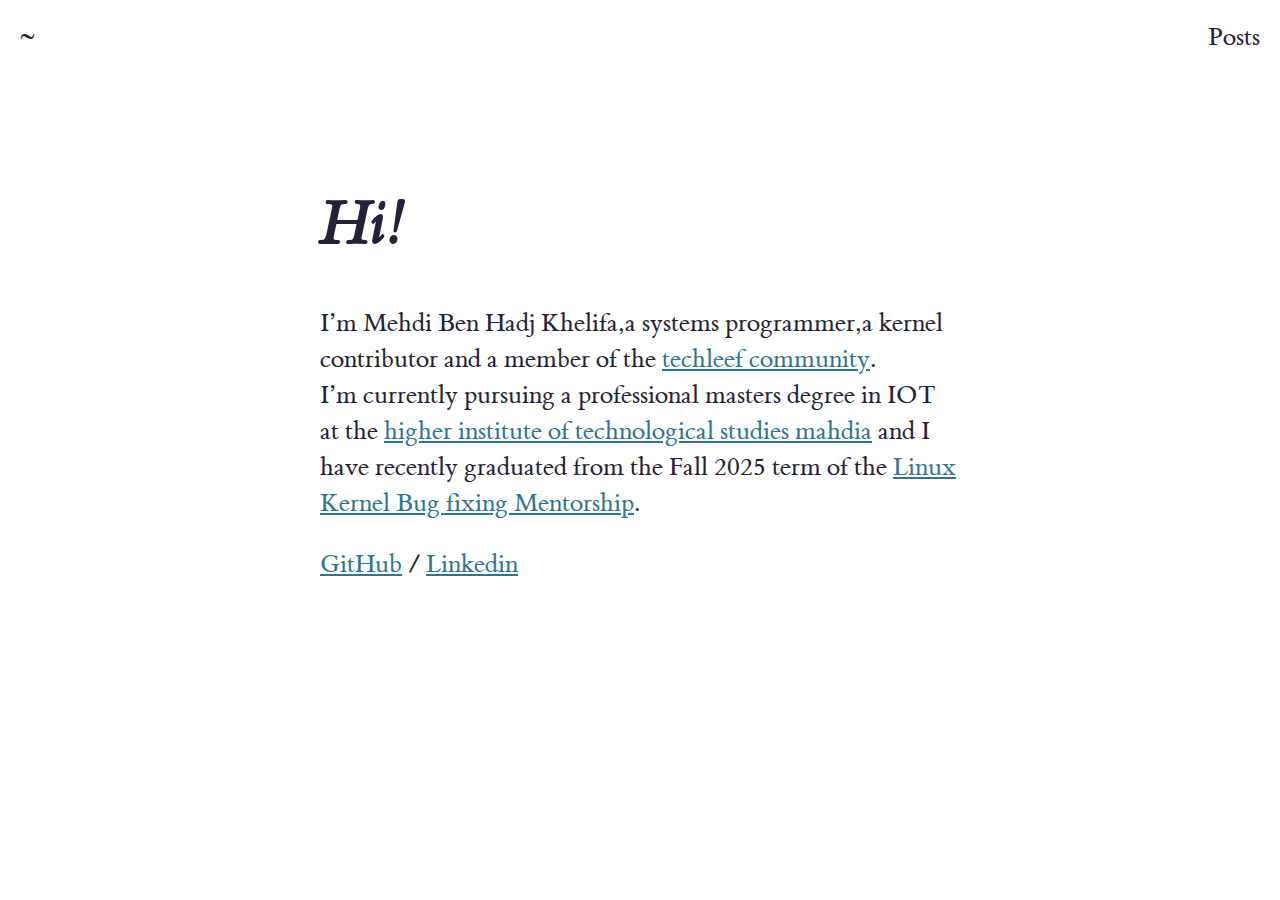
<file: index.html>
<!DOCTYPE html>
<html lang="en">

<head>
  <meta charset="utf-8">
  <meta name="viewport" content="width=device-width, initial-scale=1" />
  <link rel="icon" href="/icon.png" type="image/png">
  <link rel="stylesheet" href=https://mehdibenhadjkhelifa.github.io/style.css?h=80d7be82f4db6ce043b9>
  <link rel="stylesheet" href=https://mehdibenhadjkhelifa.github.io/dark.css?h=0d9e8a03140eb52e643b
    media="screen and (prefers-color-scheme: dark)">
  <link rel="preload"
    href="/fonts/et-book/et-book-display-italic-old-style-figures/et-book-display-italic-old-style-figures.eot"
    as="font" crossorigin="anonymous" />
  <link rel="preload" href="/fonts/et-book/et-book-roman-line-figures/et-book-roman-line-figures.eot" as="font"
    crossorigin="anonymous" />
  <link rel="preload" href="/fonts/et-book/et-book-bold-line-figures/et-book-bold-line-figures.eot" as="font"
    crossorigin="anonymous" />
  <link rel="preload" href="/fonts/Fira_Sans/FiraSans-Regular.ttf" as="font" crossorigin="anonymous" />
  <link rel="preload" href="/fonts/Fira_Sans/FiraSans-Bold.ttf" as="font" crossorigin="anonymous" />
  <link rel="preload" href="/fonts/Fira_Sans/FiraSans-Italic.ttf" as="font" crossorigin="anonymous" />
  <link rel="preload" href="/fonts/Fira_Sans/FiraSans-BoldItalic.ttf" as="font" crossorigin="anonymous" />
  <link rel="stylesheet" type="text/css" href="/syntax-theme-dark.css" media="(prefers-color-scheme: dark)" />
  <link rel="stylesheet" type="text/css" href="/syntax-theme-light.css" media="(prefers-color-scheme: light)" />

  <title> ~Mehdi</title>
</head>

<body>
  <header>
    <nav>
      <a href="/" id="logo">~<span id="logo-full">Mehdi</span></a>
      <div id="menu">
        <a href="/posts/">Posts</a>
      </div>
    </nav>
  </header>
  <section class="section">
    <div class="container">
      
<main class="frontpage">
  <h1 class="title">
    Hi!
  </h1>
  <p>
  I’m Mehdi Ben Hadj Khelifa,a systems programmer,a kernel contributor and a member of the <a href="https://discord.com/invite/QY66HGvfAe">techleef community</a>.
  <br>I’m currently pursuing a professional masters degree in IOT 
    at the <a href="https://isetma.rnu.tn/">higher institute of technological studies mahdia</a> and I have recently graduated from the 
    Fall 2025 term of the <a href="posts/kernel-mentorship/">Linux Kernel Bug fixing Mentorship</a>.
  </p>
  <p>
    <a href="https://github.com/mehdibenhadjkhelifa">GitHub</a> / <a href="https://www.linkedin.com/in/mehdi-ben-hadj-khelifa-066840238/">Linkedin</a> 
  </p>
</main>

    </div>
  </section>
</body>

</html>
</file>
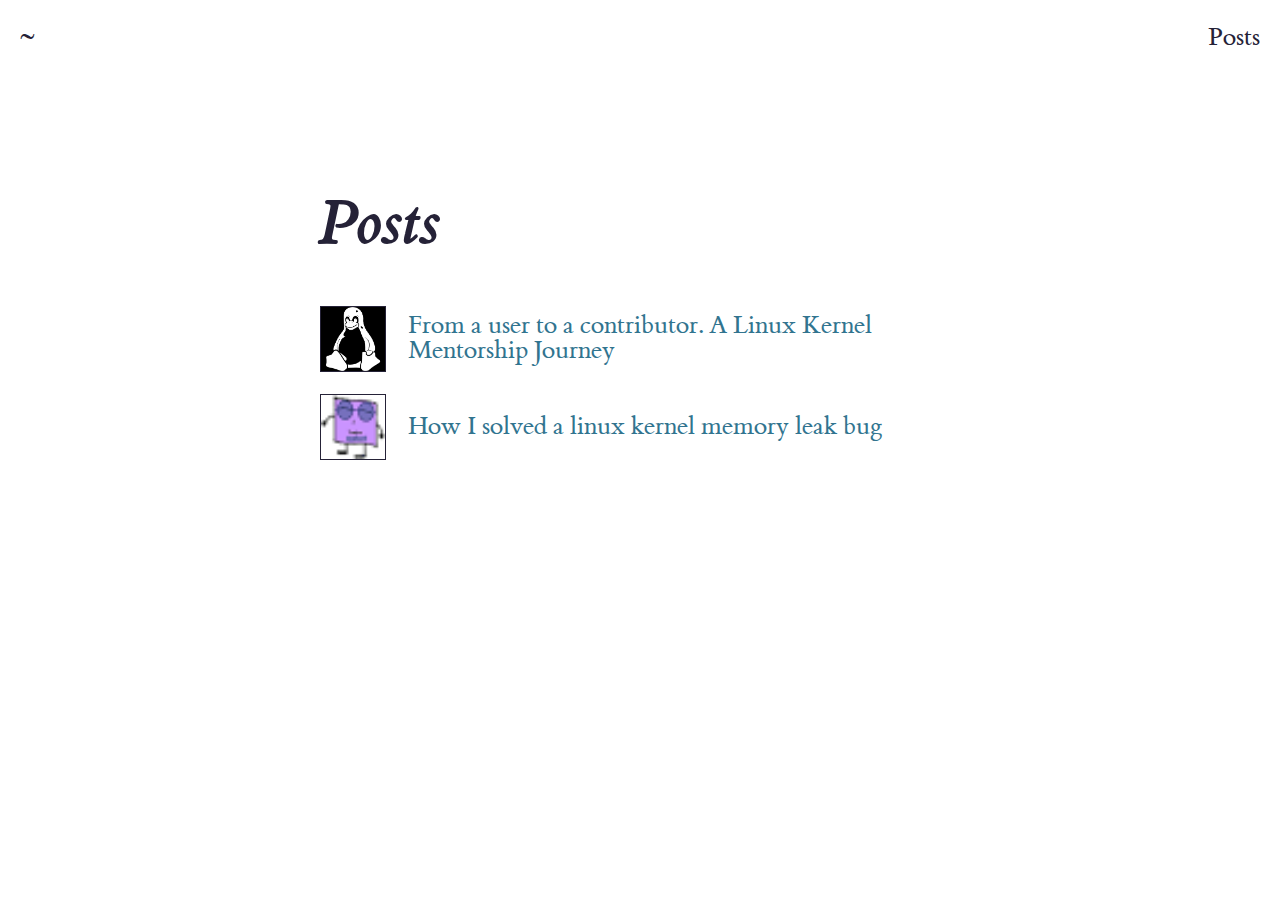
<file: posts/index.html>
<!DOCTYPE html>
<html lang="en">

<head>
  <meta charset="utf-8">
  <meta name="viewport" content="width=device-width, initial-scale=1" />
  <link rel="icon" href="/icon.png" type="image/png">
  <link rel="stylesheet" href=https://mehdibenhadjkhelifa.github.io/style.css?h=80d7be82f4db6ce043b9>
  <link rel="stylesheet" href=https://mehdibenhadjkhelifa.github.io/dark.css?h=0d9e8a03140eb52e643b
    media="screen and (prefers-color-scheme: dark)">
  <link rel="preload"
    href="/fonts/et-book/et-book-display-italic-old-style-figures/et-book-display-italic-old-style-figures.eot"
    as="font" crossorigin="anonymous" />
  <link rel="preload" href="/fonts/et-book/et-book-roman-line-figures/et-book-roman-line-figures.eot" as="font"
    crossorigin="anonymous" />
  <link rel="preload" href="/fonts/et-book/et-book-bold-line-figures/et-book-bold-line-figures.eot" as="font"
    crossorigin="anonymous" />
  <link rel="preload" href="/fonts/Fira_Sans/FiraSans-Regular.ttf" as="font" crossorigin="anonymous" />
  <link rel="preload" href="/fonts/Fira_Sans/FiraSans-Bold.ttf" as="font" crossorigin="anonymous" />
  <link rel="preload" href="/fonts/Fira_Sans/FiraSans-Italic.ttf" as="font" crossorigin="anonymous" />
  <link rel="preload" href="/fonts/Fira_Sans/FiraSans-BoldItalic.ttf" as="font" crossorigin="anonymous" />
  <link rel="stylesheet" type="text/css" href="/syntax-theme-dark.css" media="(prefers-color-scheme: dark)" />
  <link rel="stylesheet" type="text/css" href="/syntax-theme-light.css" media="(prefers-color-scheme: light)" />

  <title> ~Mehdi</title>
</head>

<body>
  <header>
    <nav>
      <a href="/" id="logo">~<span id="logo-full">Mehdi</span></a>
      <div id="menu">
        <a href="/posts/">Posts</a>
      </div>
    </nav>
  </header>
  <section class="section">
    <div class="container">
      
<main>
  <h1 class="title">
    Posts
  </h1>
  <div class="post-cards">
    <!-- If you are using pagination, section.pages will be empty. You need to use the paginator object -->
    
          
<div class="post-card">

<a href="https://mehdibenhadjkhelifa.github.io/posts/kernel-mentorship/"><img src="https://mehdibenhadjkhelifa.github.io/posts/kernel-mentorship/thumb.png" class="post-card-thumb" /></a>


<div class="post-card-right">


<span class="post-card-title"><a href="https://mehdibenhadjkhelifa.github.io/posts/kernel-mentorship/">From a user to a contributor. A Linux Kernel Mentorship Journey</a></span>
</div>

</div>

    
          
<div class="post-card">

<a href="https://mehdibenhadjkhelifa.github.io/posts/syzbot-bug/"><img src="https://mehdibenhadjkhelifa.github.io/posts/syzbot-bug/thumb.png" class="post-card-thumb" /></a>


<div class="post-card-right">


<span class="post-card-title"><a href="https://mehdibenhadjkhelifa.github.io/posts/syzbot-bug/">How I solved a linux kernel memory leak bug</a></span>
</div>

</div>

    
  </div>
</main>

    </div>
  </section>
</body>

</html>
</file>
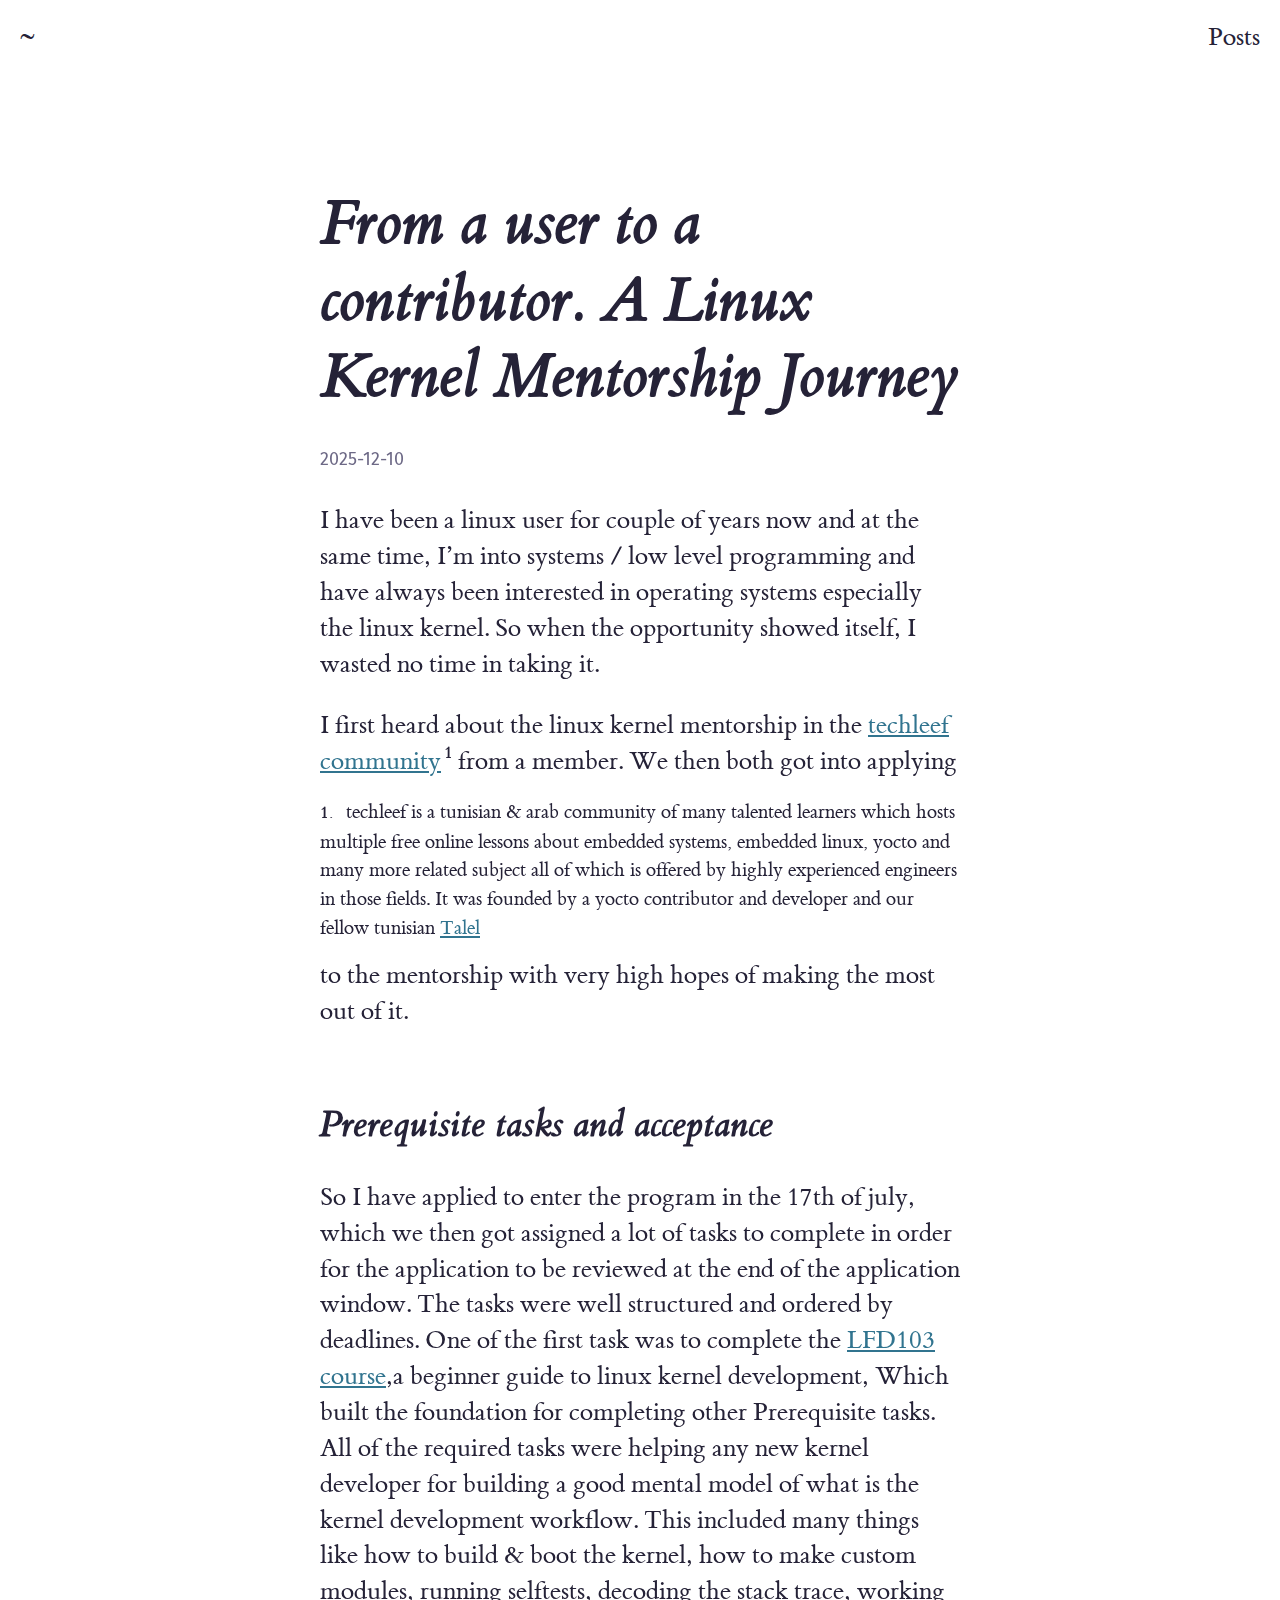
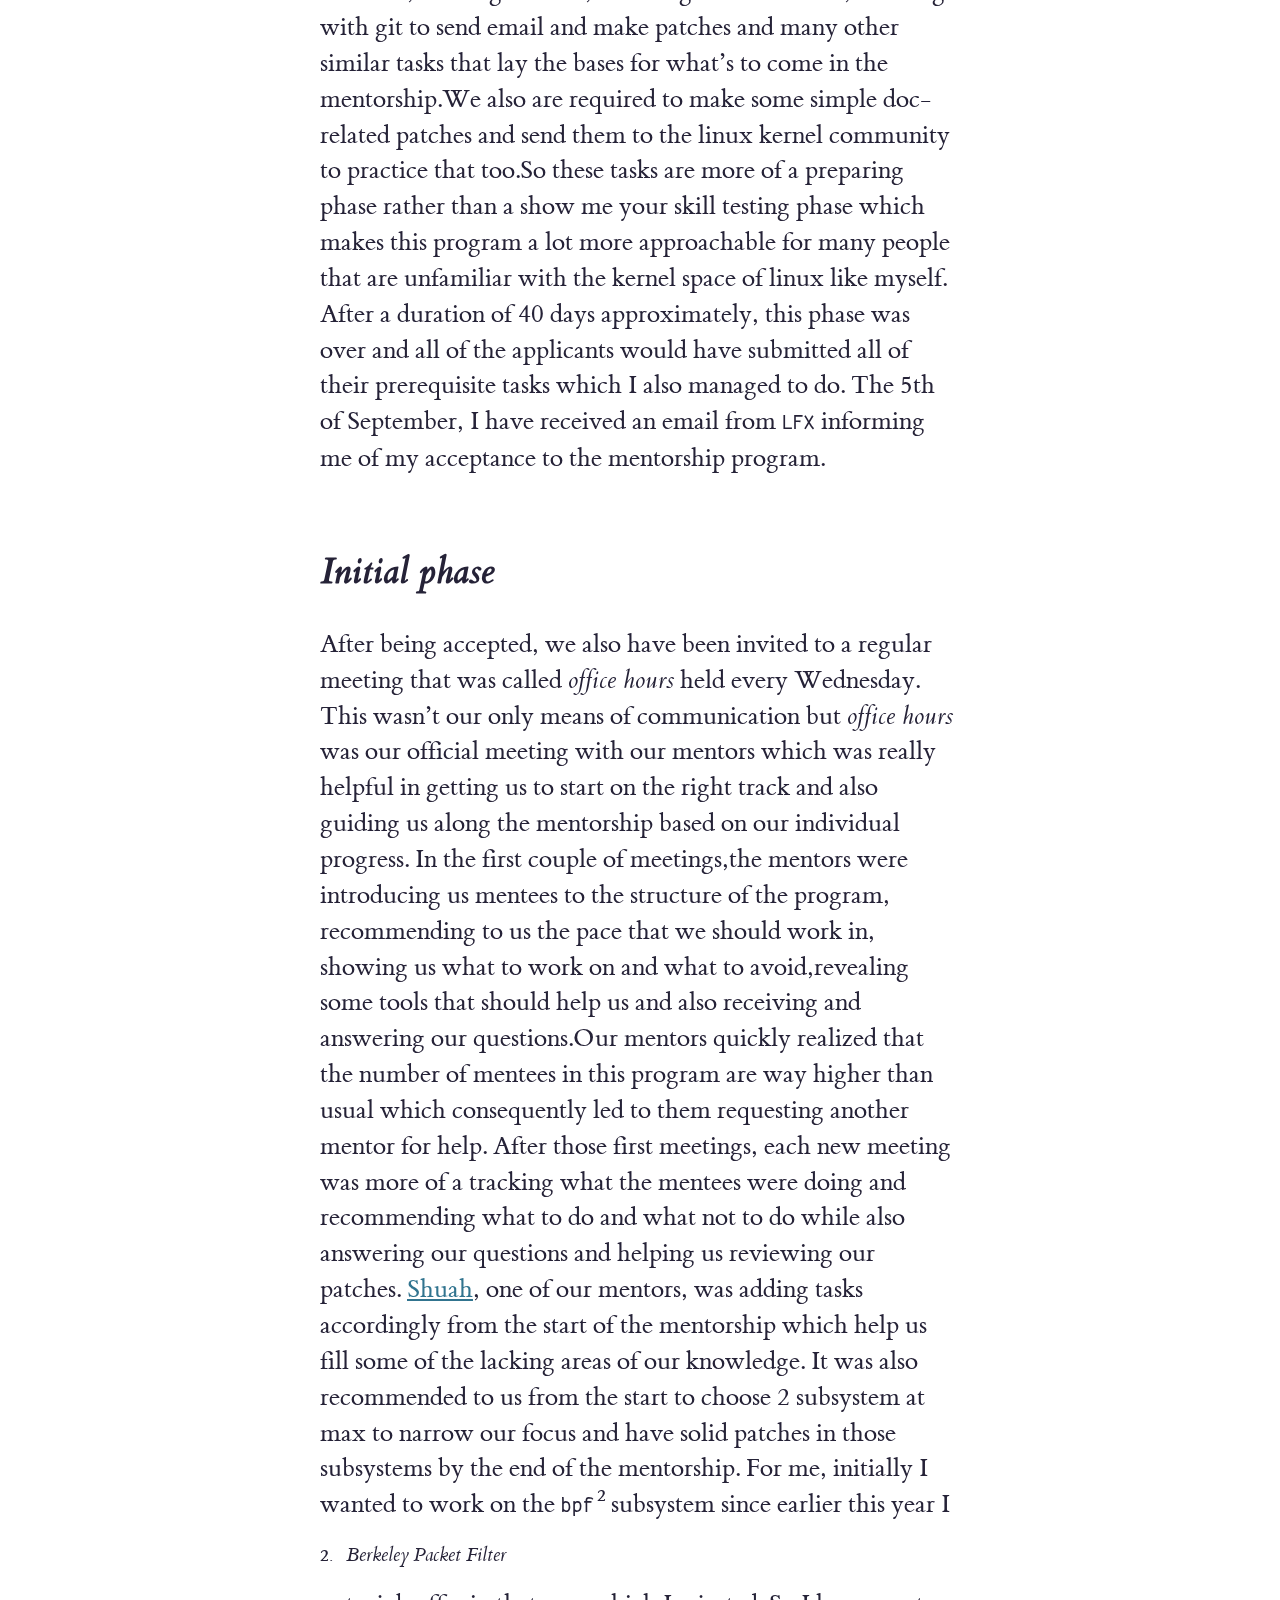
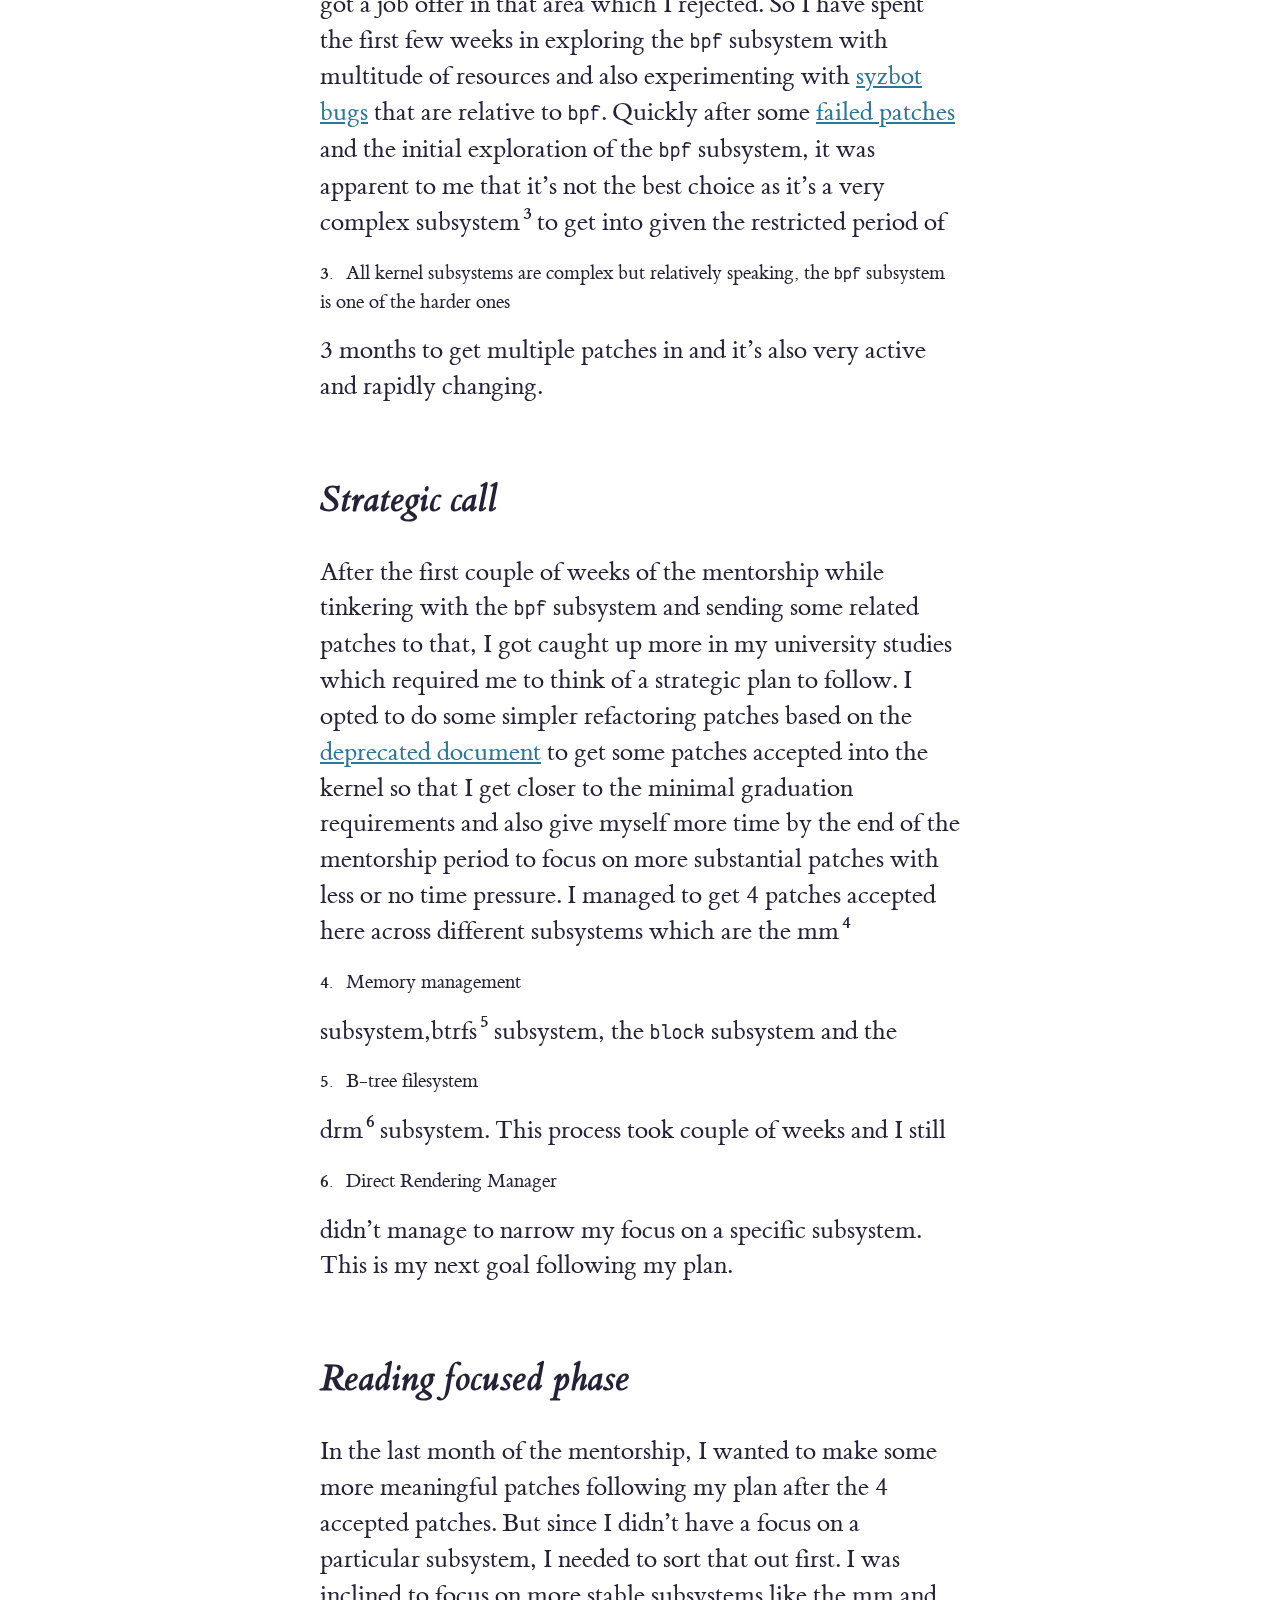
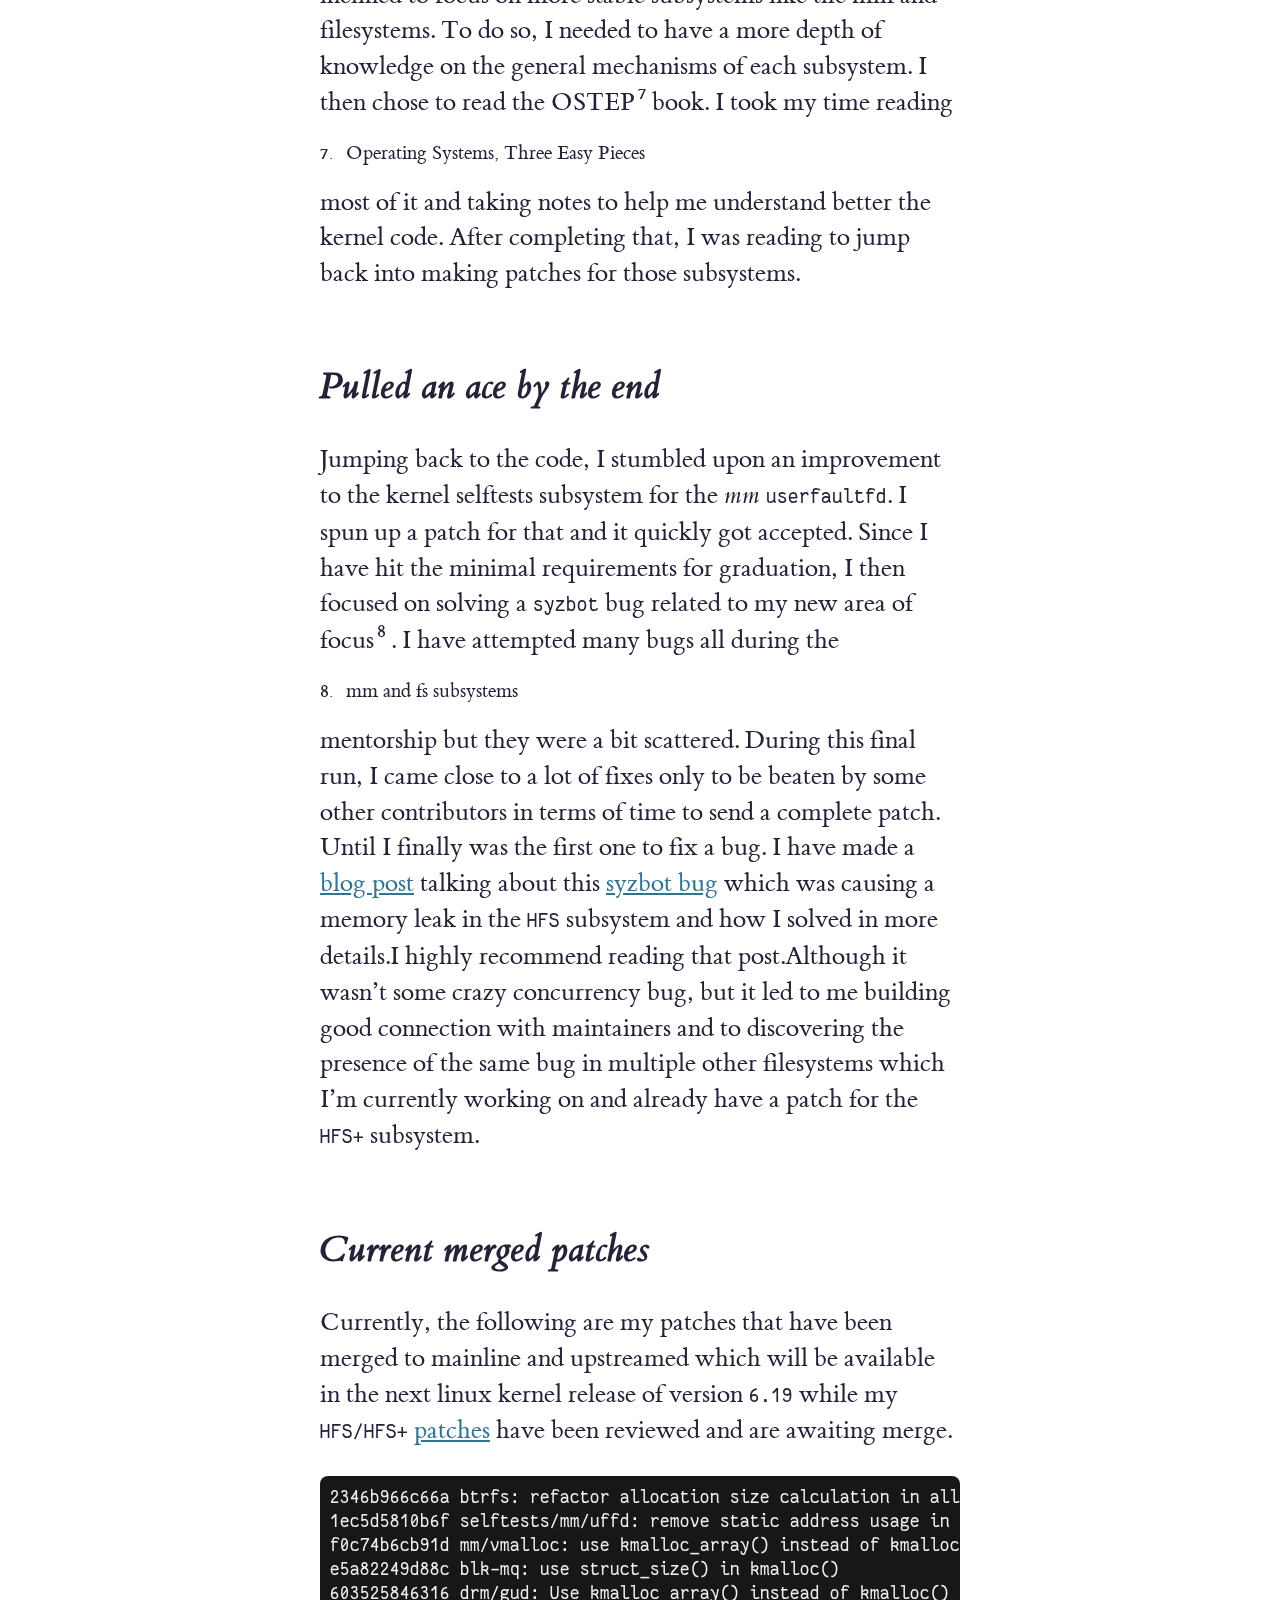
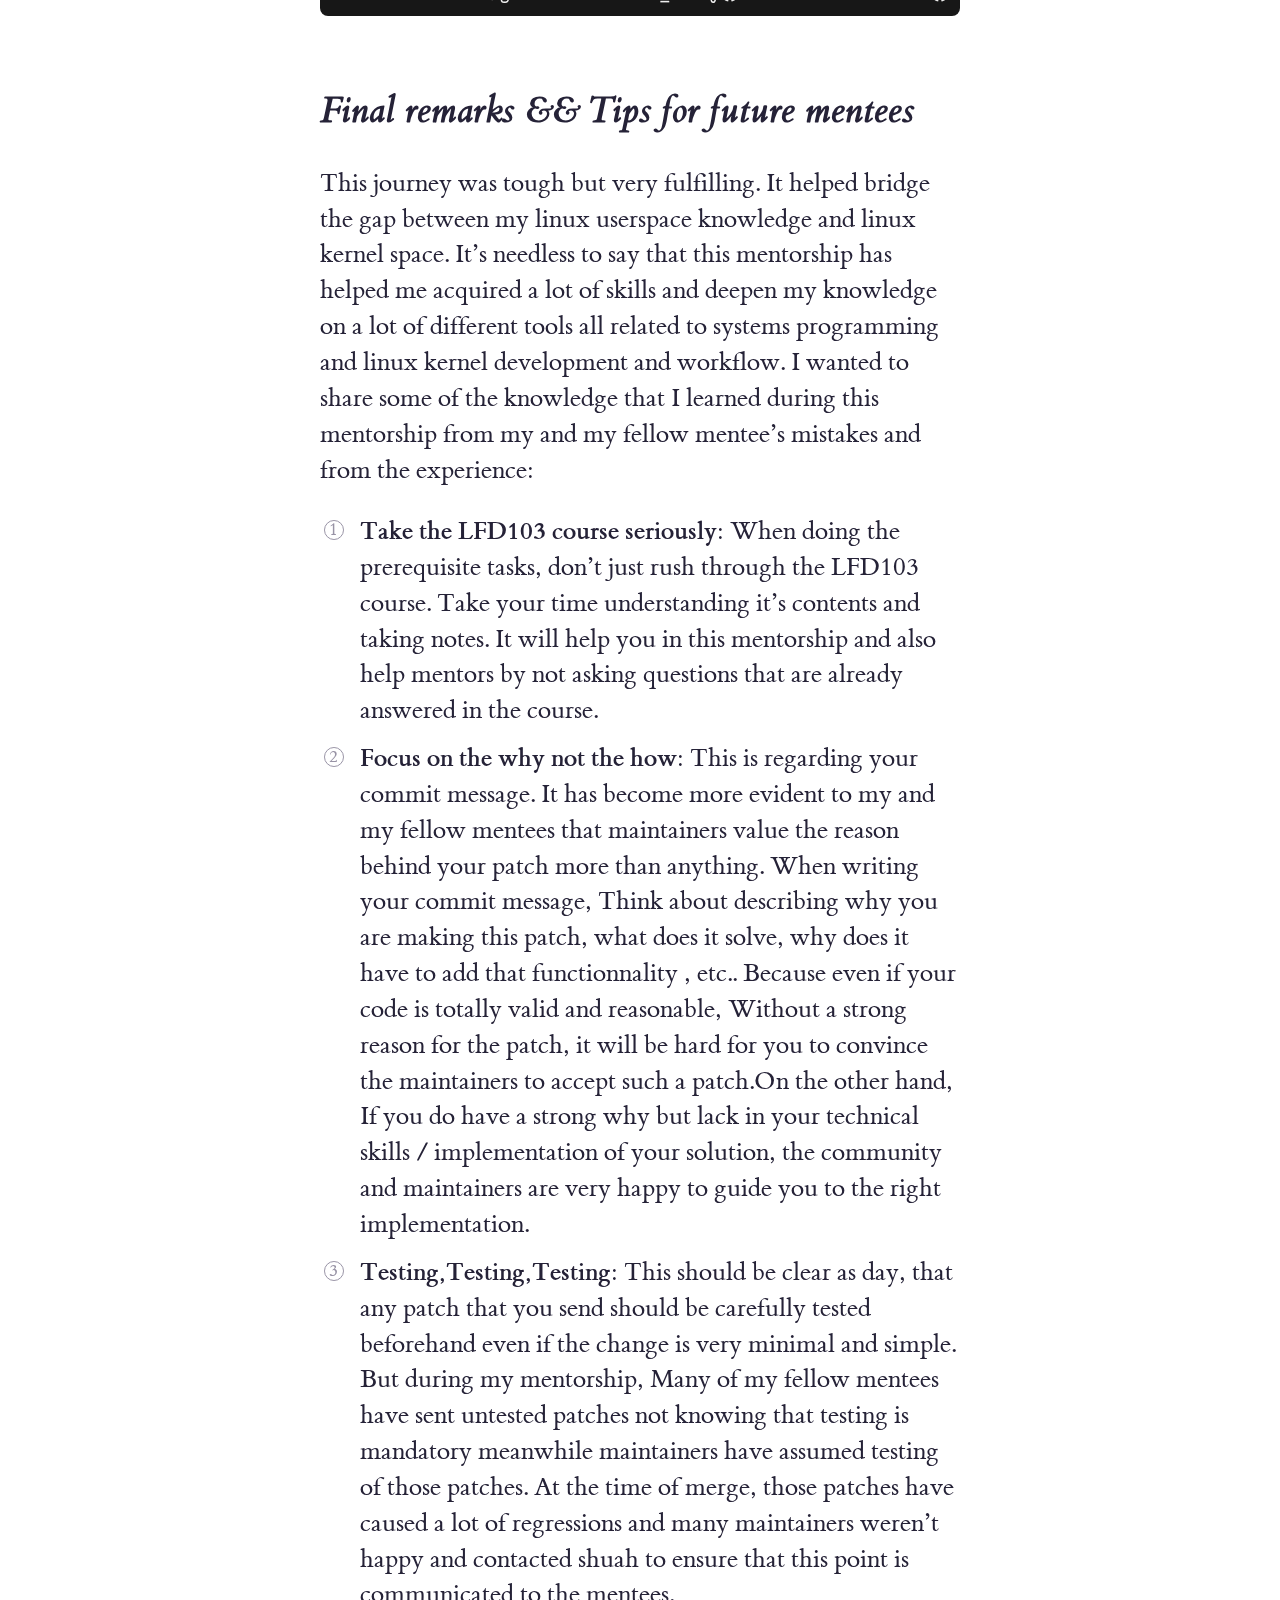
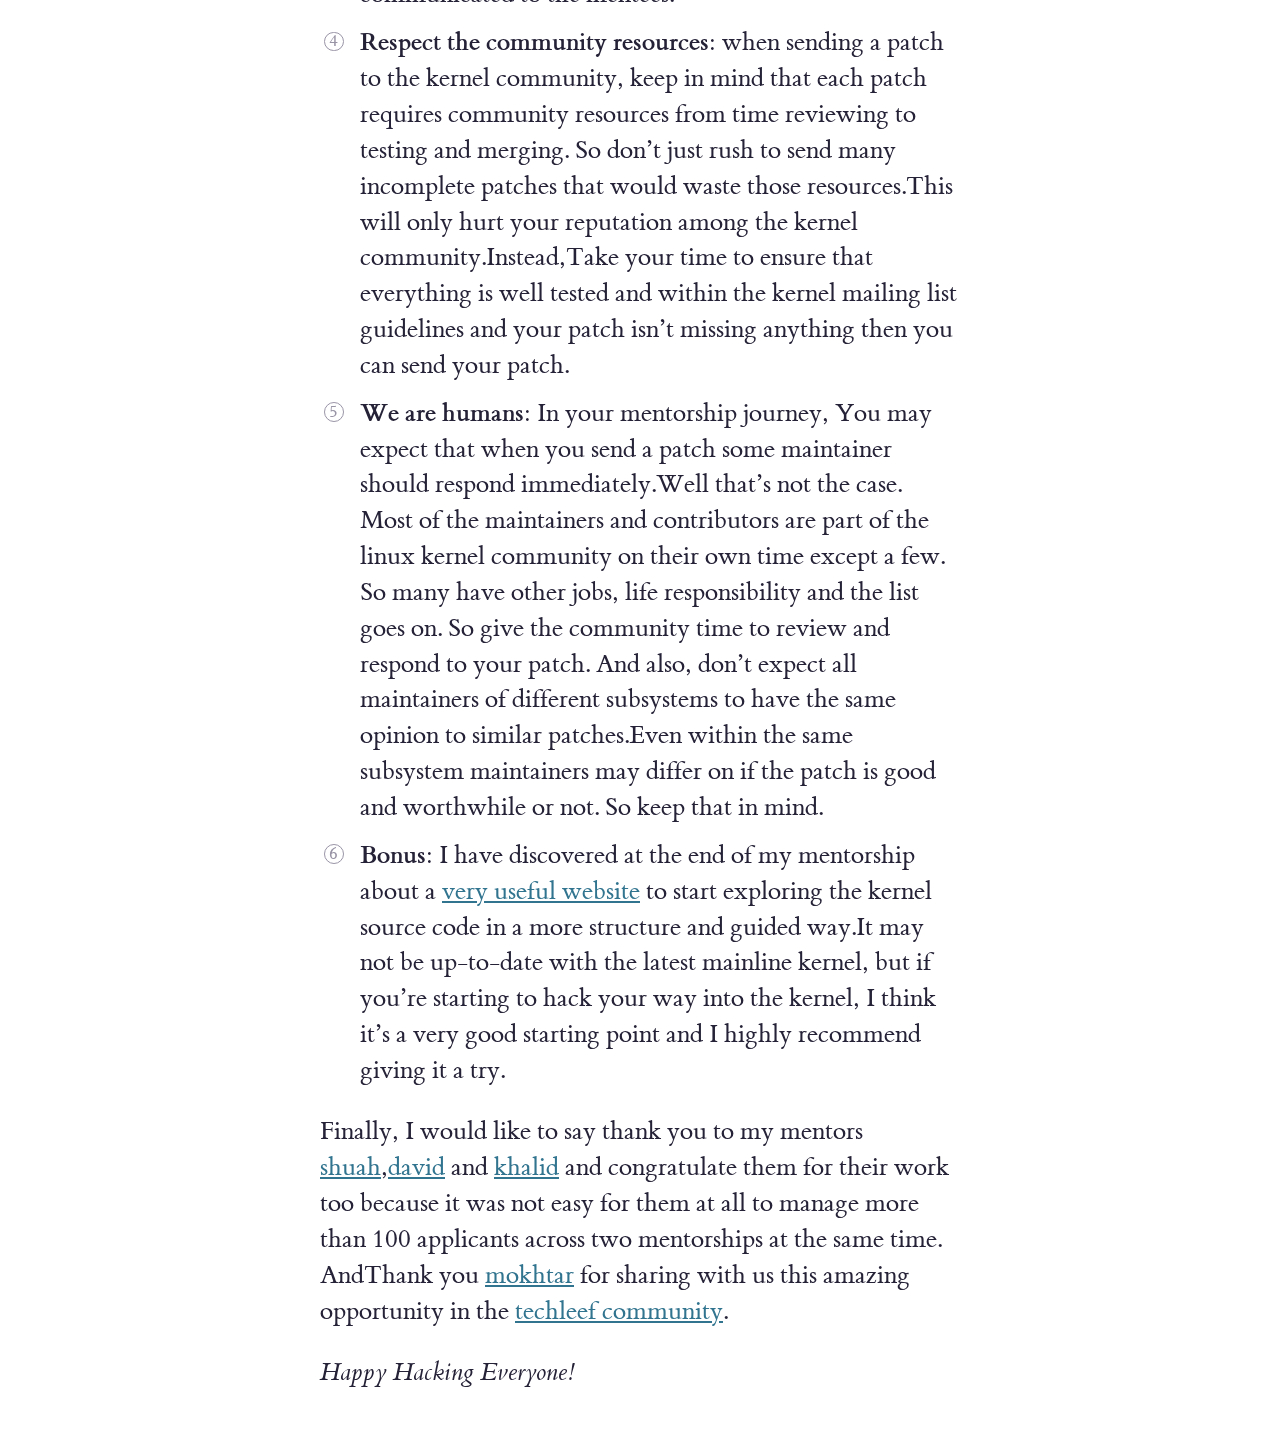
<file: posts/kernel-mentorship/index.html>
<!DOCTYPE html>
<html lang="en">

<head>
  <meta charset="utf-8">
  <meta name="viewport" content="width=device-width, initial-scale=1" />
  <link rel="icon" href="/icon.png" type="image/png">
  <link rel="stylesheet" href=https://mehdibenhadjkhelifa.github.io/style.css?h=80d7be82f4db6ce043b9>
  <link rel="stylesheet" href=https://mehdibenhadjkhelifa.github.io/dark.css?h=0d9e8a03140eb52e643b
    media="screen and (prefers-color-scheme: dark)">
  <link rel="preload"
    href="/fonts/et-book/et-book-display-italic-old-style-figures/et-book-display-italic-old-style-figures.eot"
    as="font" crossorigin="anonymous" />
  <link rel="preload" href="/fonts/et-book/et-book-roman-line-figures/et-book-roman-line-figures.eot" as="font"
    crossorigin="anonymous" />
  <link rel="preload" href="/fonts/et-book/et-book-bold-line-figures/et-book-bold-line-figures.eot" as="font"
    crossorigin="anonymous" />
  <link rel="preload" href="/fonts/Fira_Sans/FiraSans-Regular.ttf" as="font" crossorigin="anonymous" />
  <link rel="preload" href="/fonts/Fira_Sans/FiraSans-Bold.ttf" as="font" crossorigin="anonymous" />
  <link rel="preload" href="/fonts/Fira_Sans/FiraSans-Italic.ttf" as="font" crossorigin="anonymous" />
  <link rel="preload" href="/fonts/Fira_Sans/FiraSans-BoldItalic.ttf" as="font" crossorigin="anonymous" />
  <link rel="stylesheet" type="text/css" href="/syntax-theme-dark.css" media="(prefers-color-scheme: dark)" />
  <link rel="stylesheet" type="text/css" href="/syntax-theme-light.css" media="(prefers-color-scheme: light)" />

  <title>From a user to a contributor. A Linux Kernel Mentorship Journey \  ~Mehdi</title>
</head>

<body>
  <header>
    <nav>
      <a href="/" id="logo">~<span id="logo-full">Mehdi</span></a>
      <div id="menu">
        <a href="/posts/">Posts</a>
      </div>
    </nav>
  </header>
  <section class="section">
    <div class="container">
      

<div class="toc">
  <ul>
    
    <li>
      <a href="https://mehdibenhadjkhelifa.github.io/posts/kernel-mentorship/#prerequisite-tasks-and-acceptance">Prerequisite tasks and acceptance</a>
      
    </li>
    
    <li>
      <a href="https://mehdibenhadjkhelifa.github.io/posts/kernel-mentorship/#initial-phase">Initial phase</a>
      
    </li>
    
    <li>
      <a href="https://mehdibenhadjkhelifa.github.io/posts/kernel-mentorship/#strategic-call">Strategic call</a>
      
    </li>
    
    <li>
      <a href="https://mehdibenhadjkhelifa.github.io/posts/kernel-mentorship/#reading-focused-phase">Reading focused phase</a>
      
    </li>
    
    <li>
      <a href="https://mehdibenhadjkhelifa.github.io/posts/kernel-mentorship/#pulled-an-ace-by-the-end">Pulled an ace by the end</a>
      
    </li>
    
    <li>
      <a href="https://mehdibenhadjkhelifa.github.io/posts/kernel-mentorship/#current-merged-patches">Current merged patches</a>
      
    </li>
    
    <li>
      <a href="https://mehdibenhadjkhelifa.github.io/posts/kernel-mentorship/#final-remarks-tips-for-future-mentees">Final remarks &amp;&amp; Tips for future mentees</a>
      
    </li>
    
  </ul>
</div>

<main>
  <h1 class="title">
    From a user to a contributor. A Linux Kernel Mentorship Journey
  </h1>
  <p class="dateline subtitle">2025-12-10</p>
  <p>I have been a linux user for couple of years now and at the same time, I’m into systems / low level programming and have always been interested in operating systems especially the linux kernel. So when the opportunity showed itself, I wasted no time in taking it.</p>
<p>I first heard about the linux kernel mentorship in the <span class="sidenote-ref"><a href="https://discord.com/invite/techleef-1182627724674736178">techleef community</a><span class="sidenote-number"><small class="sidenote"><!--&#8203;-->&nbsp;<span class="sidenote-surroundings">&nbsp;(</span>techleef is a tunisian &amp; arab community of many talented learners which hosts multiple free online lessons about embedded systems, embedded linux, yocto and many more related subject all of which is offered by highly experienced engineers in those fields. It was founded by a yocto contributor and developer and our fellow tunisian <a href="https://www.linkedin.com/in/bhstalel/?originalSubdomain=tn">Talel</a><span class="sidenote-surroundings">)&nbsp;</span></small></span></span>
 from a member. We then both got into applying to the mentorship with very high hopes of making the most out of it.</p>
<h2 id="prerequisite-tasks-and-acceptance"><a class="zola-anchor" href="#prerequisite-tasks-and-acceptance" aria-label="Anchor link for: prerequisite-tasks-and-acceptance">Prerequisite tasks and acceptance</a></h2>
<p>So I have applied to enter the program in the 17th of july, which we then got assigned a lot of tasks to complete in order for the application to be reviewed at the end of the application window. The tasks were well structured and ordered by deadlines. One of the first task was to complete the <a href="https://training.linuxfoundation.org/training/a-beginners-guide-to-linux-kernel-development-lfc103/">LFD103 course</a>,a beginner guide to linux kernel development, Which built the foundation for completing other Prerequisite tasks. All of the required tasks were helping any new kernel developer for building a good mental model of what is the kernel development workflow. This included many things like how to build &amp; boot the kernel, how to make custom modules, running selftests, decoding the stack trace, working with git to send email and make patches and many other similar tasks that lay the bases for what’s to come in the mentorship.We also are required to make some simple doc-related patches and send them to the linux kernel community to practice that too.So these tasks are more of a preparing phase rather than a show me your skill testing phase which makes this program a lot more approachable for many people that are unfamiliar with the kernel space of linux like myself. After a duration of 40 days approximately, this phase was over and all of the applicants would have submitted all of their prerequisite tasks which I also managed to do. The 5th of September, I have received an email from <code>LFX</code> informing me of my acceptance to the mentorship program.</p>
<h2 id="initial-phase"><a class="zola-anchor" href="#initial-phase" aria-label="Anchor link for: initial-phase">Initial phase</a></h2>
<p>After being accepted, we also have been invited to a regular meeting that was called <em>office hours</em> held every Wednesday. This wasn’t our only means of communication but <em>office hours</em> was our official meeting with our mentors which was really helpful in getting us to start on the right track and also guiding us along the mentorship based on our individual progress. In the first couple of meetings,the mentors were introducing us mentees to the structure of the program, recommending to us the pace that we should work in, showing us what to work on and what to avoid,revealing some tools that should help us and also receiving and answering our questions.Our mentors quickly realized that the number of mentees in this program are way higher than usual which consequently led to them requesting another mentor for help. After those first meetings, each new meeting was more of a tracking what the mentees were doing and recommending what to do and what not to do while also answering our questions and helping us reviewing our patches. <a href="https://www.linkedin.com/in/shuah-khan/">Shuah</a>, one of our mentors, was adding tasks accordingly from the start of the mentorship which help us fill some of the lacking areas of our knowledge. It was also recommended to us from the start to choose 2 subsystem at max to narrow our focus and have solid patches in those subsystems by the end of the mentorship. For me, initially I wanted to work on the <span class="sidenote-ref"><code>bpf</code><span class="sidenote-number"><small class="sidenote"><!--&#8203;-->&nbsp;<span class="sidenote-surroundings">&nbsp;(</span><em>Berkeley Packet Filter</em><span class="sidenote-surroundings">)&nbsp;</span></small></span></span>
 subsystem since earlier this year I got a job offer in that area which I rejected. So I have  spent the first few weeks in exploring the <code>bpf</code> subsystem with multitude of resources and also experimenting with <a href="https://syzkaller.appspot.com/upstream">syzbot bugs</a> that are relative to <code>bpf</code>. Quickly after some <a href="https://lore.kernel.org/all/20250923210026.3870-1-mehdi.benhadjkhelifa@gmail.com/#r">failed patches</a> and the initial exploration of the <code>bpf</code> subsystem, it was apparent to me that it’s not the best choice as it’s a very <span class="sidenote-ref">complex subsystem<span class="sidenote-number"><small class="sidenote"><!--&#8203;-->&nbsp;<span class="sidenote-surroundings">&nbsp;(</span>All kernel subsystems are complex but relatively speaking, the <code>bpf</code> subsystem is one of the harder ones<span class="sidenote-surroundings">)&nbsp;</span></small></span></span>
 to get into given the restricted period of 3 months to get multiple patches in and it’s also very active and rapidly changing.</p>
<h2 id="strategic-call"><a class="zola-anchor" href="#strategic-call" aria-label="Anchor link for: strategic-call">Strategic call</a></h2>
<p>After the first couple of weeks of the mentorship while tinkering with the <code>bpf</code> subsystem and sending some related patches to that, I got caught up more in my university studies which required me to think of a strategic plan to follow. I opted to do some simpler refactoring patches based on the <a href="https://docs.kernel.org/process/deprecated.html">deprecated document</a> to get some patches accepted into the kernel so that I get closer to the minimal graduation requirements and also give myself more time by the end of the mentorship period to focus on more substantial patches with less or no time pressure. I managed to get 4 patches accepted here across different subsystems which are the <span class="sidenote-ref">mm<span class="sidenote-number"><small class="sidenote"><!--&#8203;-->&nbsp;<span class="sidenote-surroundings">&nbsp;(</span>Memory management<span class="sidenote-surroundings">)&nbsp;</span></small></span></span>
 subsystem,<span class="sidenote-ref">btrfs<span class="sidenote-number"><small class="sidenote"><!--&#8203;-->&nbsp;<span class="sidenote-surroundings">&nbsp;(</span>B-tree filesystem<span class="sidenote-surroundings">)&nbsp;</span></small></span></span>
 subsystem, the <code>block</code> subsystem and the <span class="sidenote-ref">drm<span class="sidenote-number"><small class="sidenote"><!--&#8203;-->&nbsp;<span class="sidenote-surroundings">&nbsp;(</span>Direct Rendering Manager<span class="sidenote-surroundings">)&nbsp;</span></small></span></span>
 subsystem. This process took couple of weeks and I still didn’t manage to narrow my focus on a specific subsystem. This is my next goal following my plan.</p>
<h2 id="reading-focused-phase"><a class="zola-anchor" href="#reading-focused-phase" aria-label="Anchor link for: reading-focused-phase">Reading focused phase</a></h2>
<p>In the last month of the mentorship, I wanted to make some more meaningful patches following my plan after the 4 accepted patches. But since I didn’t have a focus on a particular subsystem, I needed to sort that out first. I was inclined to focus on more stable subsystems like the mm and filesystems. To do so, I needed to have a more depth of knowledge on the general mechanisms of each subsystem. I then chose to read the <span class="sidenote-ref">OSTEP<span class="sidenote-number"><small class="sidenote"><!--&#8203;-->&nbsp;<span class="sidenote-surroundings">&nbsp;(</span>Operating Systems, Three Easy Pieces<span class="sidenote-surroundings">)&nbsp;</span></small></span></span>
 book. I took my time reading most of it and taking notes to help me understand better the kernel code. After completing that, I was reading to jump back into making patches for those subsystems.</p>
<h2 id="pulled-an-ace-by-the-end"><a class="zola-anchor" href="#pulled-an-ace-by-the-end" aria-label="Anchor link for: pulled-an-ace-by-the-end">Pulled an ace by the end</a></h2>
<p>Jumping back to the code, I stumbled upon an improvement to the kernel selftests subsystem for the <em>mm</em> <code>userfaultfd</code>. I spun up a patch for that and it quickly got accepted. Since I have hit the minimal requirements for graduation, I then focused on solving a <code>syzbot</code> bug related to <span class="sidenote-ref">my new area of focus<span class="sidenote-number"><small class="sidenote"><!--&#8203;-->&nbsp;<span class="sidenote-surroundings">&nbsp;(</span>mm and fs subsystems<span class="sidenote-surroundings">)&nbsp;</span></small></span></span>
. I have attempted many bugs all during the mentorship but they were a bit scattered. During this final run, I came close to a lot of fixes only to be beaten by some other contributors in terms of time to send a complete patch. Until I finally was the first one to fix a bug. I have made a <a href="https://mehdibenhadjkhelifa.github.io/posts/syzbot-bug/">blog post</a> talking about this <a href="https://syzkaller.appspot.com/bug?extid=ad45f827c88778ff7df6">syzbot bug</a> which was causing a memory leak in the <code>HFS</code> subsystem and how I solved in more details.I highly recommend reading that post.Although it wasn’t some crazy concurrency bug, but it led to me building good connection with maintainers and to discovering the presence of the same bug in multiple other filesystems which I’m currently working on and already have a patch for the <code>HFS+</code> subsystem.</p>
<h2 id="current-merged-patches"><a class="zola-anchor" href="#current-merged-patches" aria-label="Anchor link for: current-merged-patches">Current merged patches</a></h2>
<p>Currently, the following are my patches that have been merged to mainline and upstreamed which will be available in the next linux kernel release of version <code>6.19</code> while my <code>HFS/HFS+</code> <a href="https://lore.kernel.org/all/20251201222843.82310-1-mehdi.benhadjkhelifa@gmail.com/">patches</a> have been reviewed and are awaiting merge.</p>
<pre data-lang="bash" class="language-bash z-code"><code class="language-bash" data-lang="bash"><span class="z-source z-shell z-bash"><span class="z-meta z-function-call z-shell"><span class="z-variable z-function z-shell">2346b966c66a</span></span><span class="z-meta z-function-call z-arguments z-shell"> btrfs: refactor allocation size calculation in alloc_btrfs_io_context(</span><span class="z-meta z-function-call z-shell"></span>)
<span class="z-meta z-function-call z-shell"><span class="z-variable z-function z-shell">1ec5d5810b6f</span></span><span class="z-meta z-function-call z-arguments z-shell"> selftests/mm/uffd: remove static address usage in shmem_allocate_area(</span><span class="z-meta z-function-call z-shell"></span>)
<span class="z-meta z-function-call z-shell"><span class="z-variable z-function z-shell">f0c74b6cb91d</span></span><span class="z-meta z-function-call z-arguments z-shell"> mm/vmalloc: use kmalloc_array(</span><span class="z-meta z-function-call z-shell"></span>) <span class="z-meta z-function-call z-shell"><span class="z-variable z-function z-shell">instead</span></span><span class="z-meta z-function-call z-arguments z-shell"> of kmalloc(</span><span class="z-meta z-function-call z-shell"></span>)
<span class="z-meta z-function-call z-shell"><span class="z-variable z-function z-shell">e5a82249d88c</span></span><span class="z-meta z-function-call z-arguments z-shell"> blk-mq: use struct_size(</span><span class="z-meta z-function-call z-shell"></span>) <span class="z-meta z-function-call z-shell"><span class="z-variable z-function z-shell">in</span></span><span class="z-meta z-function-call z-arguments z-shell"> kmalloc(</span><span class="z-meta z-function-call z-shell"></span>)
<span class="z-meta z-function-call z-shell"><span class="z-variable z-function z-shell">603525846316</span></span><span class="z-meta z-function-call z-arguments z-shell"> drm/gud: Use kmalloc_array(</span><span class="z-meta z-function-call z-shell"></span>) <span class="z-meta z-function-call z-shell"><span class="z-variable z-function z-shell">instead</span></span><span class="z-meta z-function-call z-arguments z-shell"> of kmalloc(</span><span class="z-meta z-function-call z-shell"></span>)
</span></code></pre>
<h2 id="final-remarks-tips-for-future-mentees"><a class="zola-anchor" href="#final-remarks-tips-for-future-mentees" aria-label="Anchor link for: final-remarks-tips-for-future-mentees">Final remarks &amp;&amp; Tips for future mentees</a></h2>
<p>This journey was tough but very fulfilling. It helped bridge the gap between my linux userspace knowledge and linux kernel space. It’s needless to say that this mentorship has helped me acquired a lot of skills and deepen my knowledge on a lot of different tools all related to systems programming and linux kernel development and workflow. I wanted to share some of the knowledge that I learned during this mentorship from my and my fellow mentee’s mistakes and from the experience:</p>
<ol>
<li><strong>Take the LFD103 course seriously</strong>: When doing the prerequisite tasks, don’t just rush through the LFD103 course. Take your time understanding it’s contents and taking notes. It will help you in this mentorship and also help mentors by not asking questions that are already answered in the course.</li>
<li><strong>Focus on the why not the how</strong>: This is regarding your commit message. It has become more evident to my and my fellow mentees that maintainers value the reason behind your patch more than anything. When writing your commit message, Think about describing why you are making this patch, what does it solve, why does it have to add that functionnality , etc.. Because even if your code is totally valid and reasonable, Without a strong reason for the patch, it will be hard for you to convince the maintainers to accept such a patch.On the other hand, If you do have a strong why but lack in your technical skills / implementation of your solution, the community and maintainers are very happy to guide you to the right implementation.</li>
<li><strong>Testing,Testing,Testing</strong>: This should be clear as day, that any patch that you send should be carefully tested beforehand even if the change is very minimal and simple. But during my mentorship, Many of my fellow mentees have sent untested patches not knowing that testing is mandatory meanwhile maintainers have assumed testing of those patches. At the time of merge, those patches have caused a lot of regressions and many maintainers weren’t happy and contacted shuah to ensure that this point is communicated to the mentees.</li>
<li><strong>Respect the community resources</strong>: when sending a patch to the kernel community, keep in mind that each patch requires community resources from time reviewing to testing and merging. So don’t just rush to send many incomplete patches that would waste those resources.This will only hurt your reputation among the kernel community.Instead,Take your time to ensure that everything is well tested and  within the kernel mailing list guidelines and your patch isn’t missing anything then you can send your patch. </li>
<li><strong>We are humans</strong>: In your mentorship journey, You may expect that when you send a patch some maintainer should respond immediately.Well that’s not the case. Most of the maintainers and contributors are part of the linux kernel community on their own time except a few. So many have other jobs, life responsibility and the list goes on. So give the community time to review and respond to your patch. And also, don’t expect all maintainers of different subsystems to have the same opinion to similar patches.Even within the same subsystem maintainers may  differ on if the patch is good and worthwhile or not. So keep that in mind.</li>
<li><strong>Bonus</strong>: I have discovered at the end of my mentorship about a <a href="https://reverser.dev/linux-kernel-explorer">very useful website</a> to start exploring the kernel source code in a more structure and guided way.It may not be up-to-date with the latest mainline kernel, but if you’re starting to hack your way into the kernel, I think it’s a very good starting point and I highly recommend giving it a try.</li>
</ol>
<p>Finally, I would like to say thank you to my mentors <a href="https://www.linkedin.com/in/shuah-khan/">shuah</a>,<a href="https://www.linkedin.com/in/david-hunter-34a10371/">david</a> and <a href="https://www.linkedin.com/in/khalidaziz/">khalid</a> and congratulate them for their work too because it was not easy for them at all to manage more than 100 applicants across two mentorships at the same time. AndThank you <a href="https://www.linkedin.com/in/moktar-sellami/">mokhtar</a> for sharing with us this amazing opportunity in the <a href="https://discord.com/invite/QY66HGvfAe">techleef community</a>.</p>
<p><em>Happy Hacking Everyone!</em></p>

</main>

<script src="/js/scrollsync.js"></script>

    </div>
  </section>
</body>

</html>
</file>
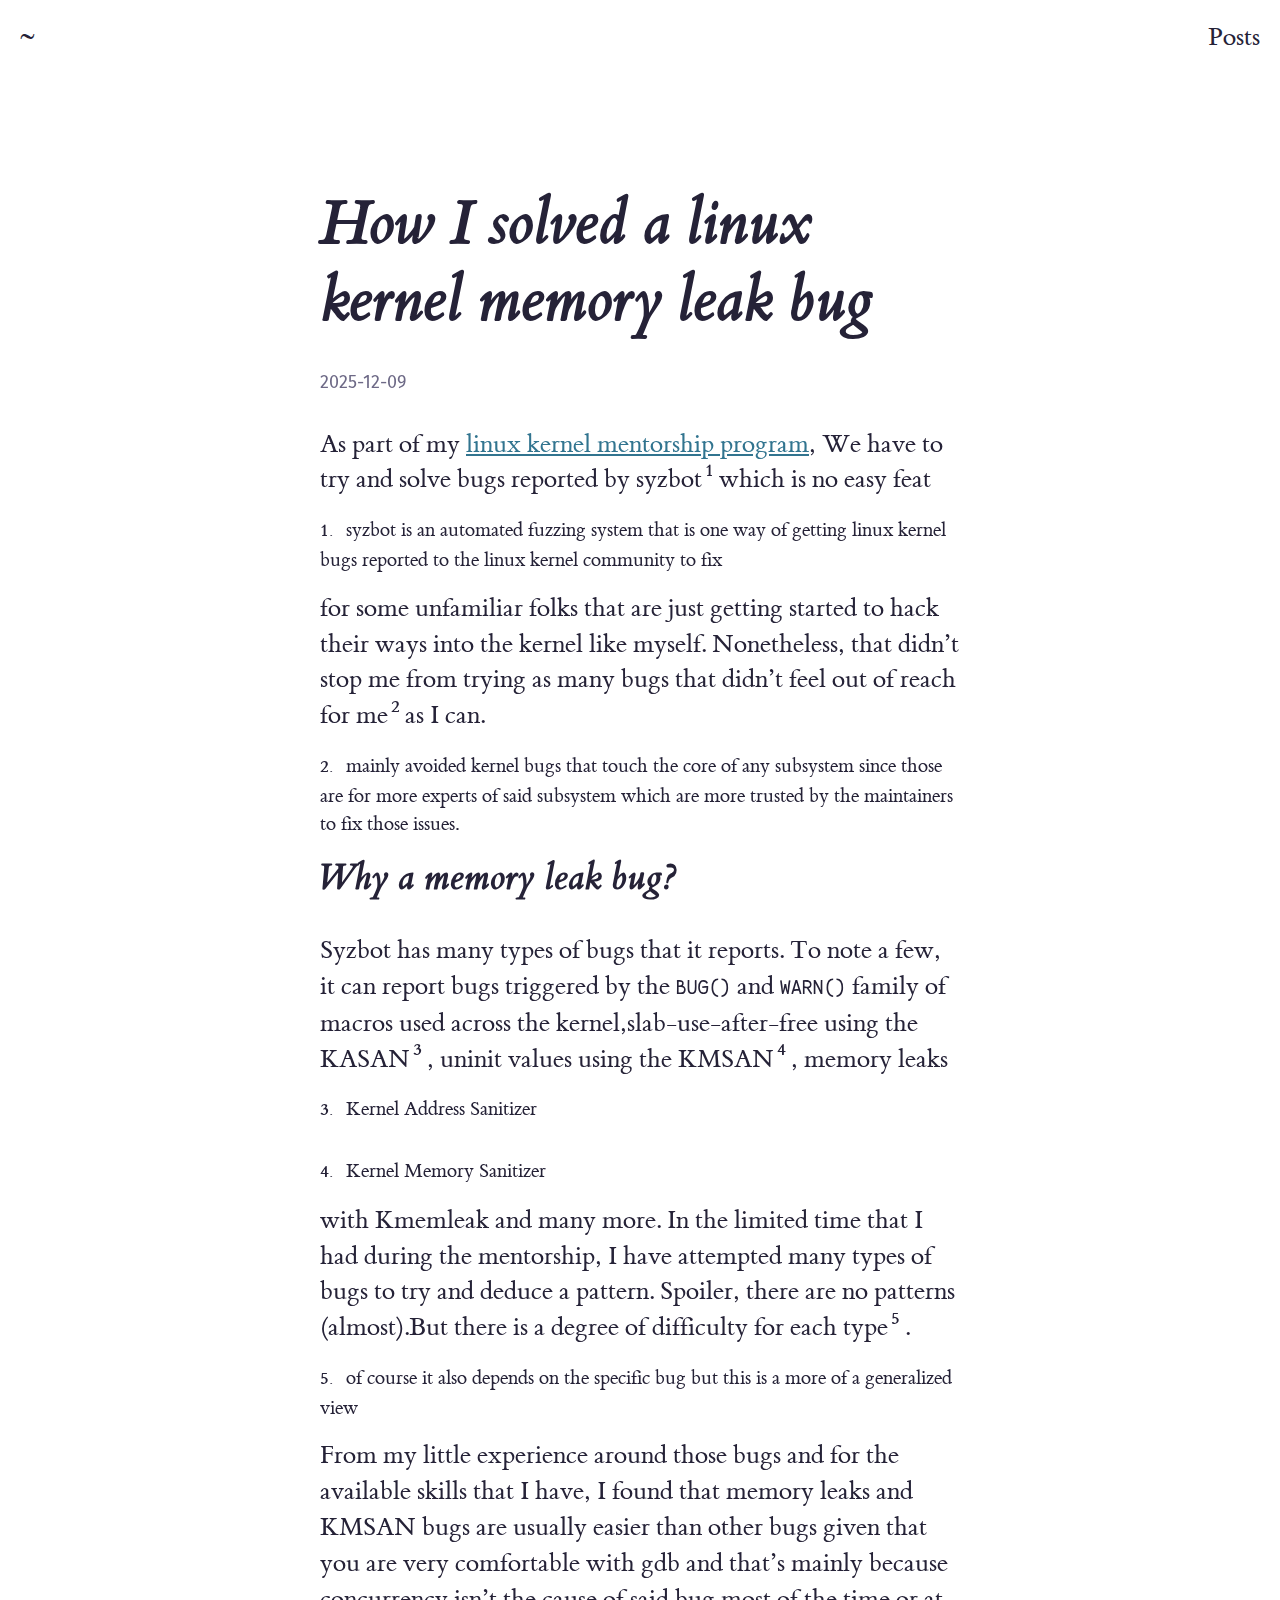
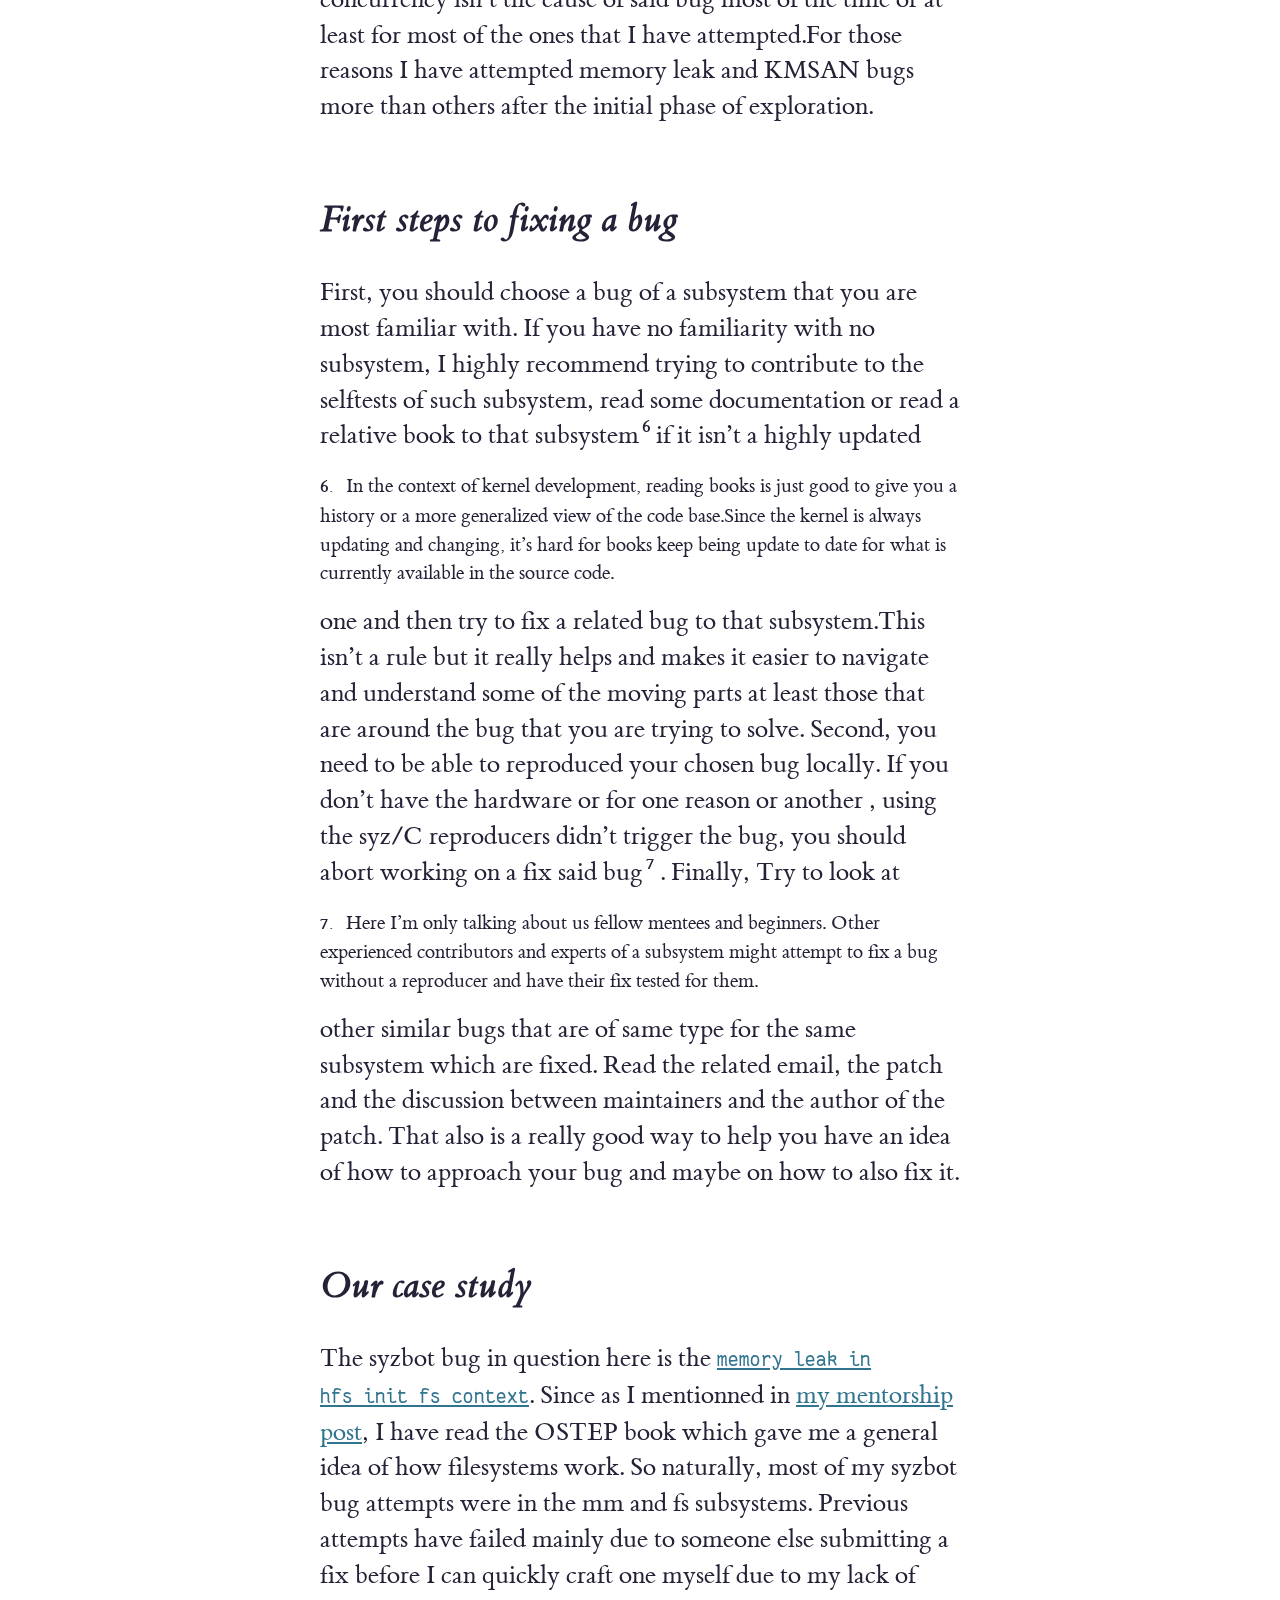
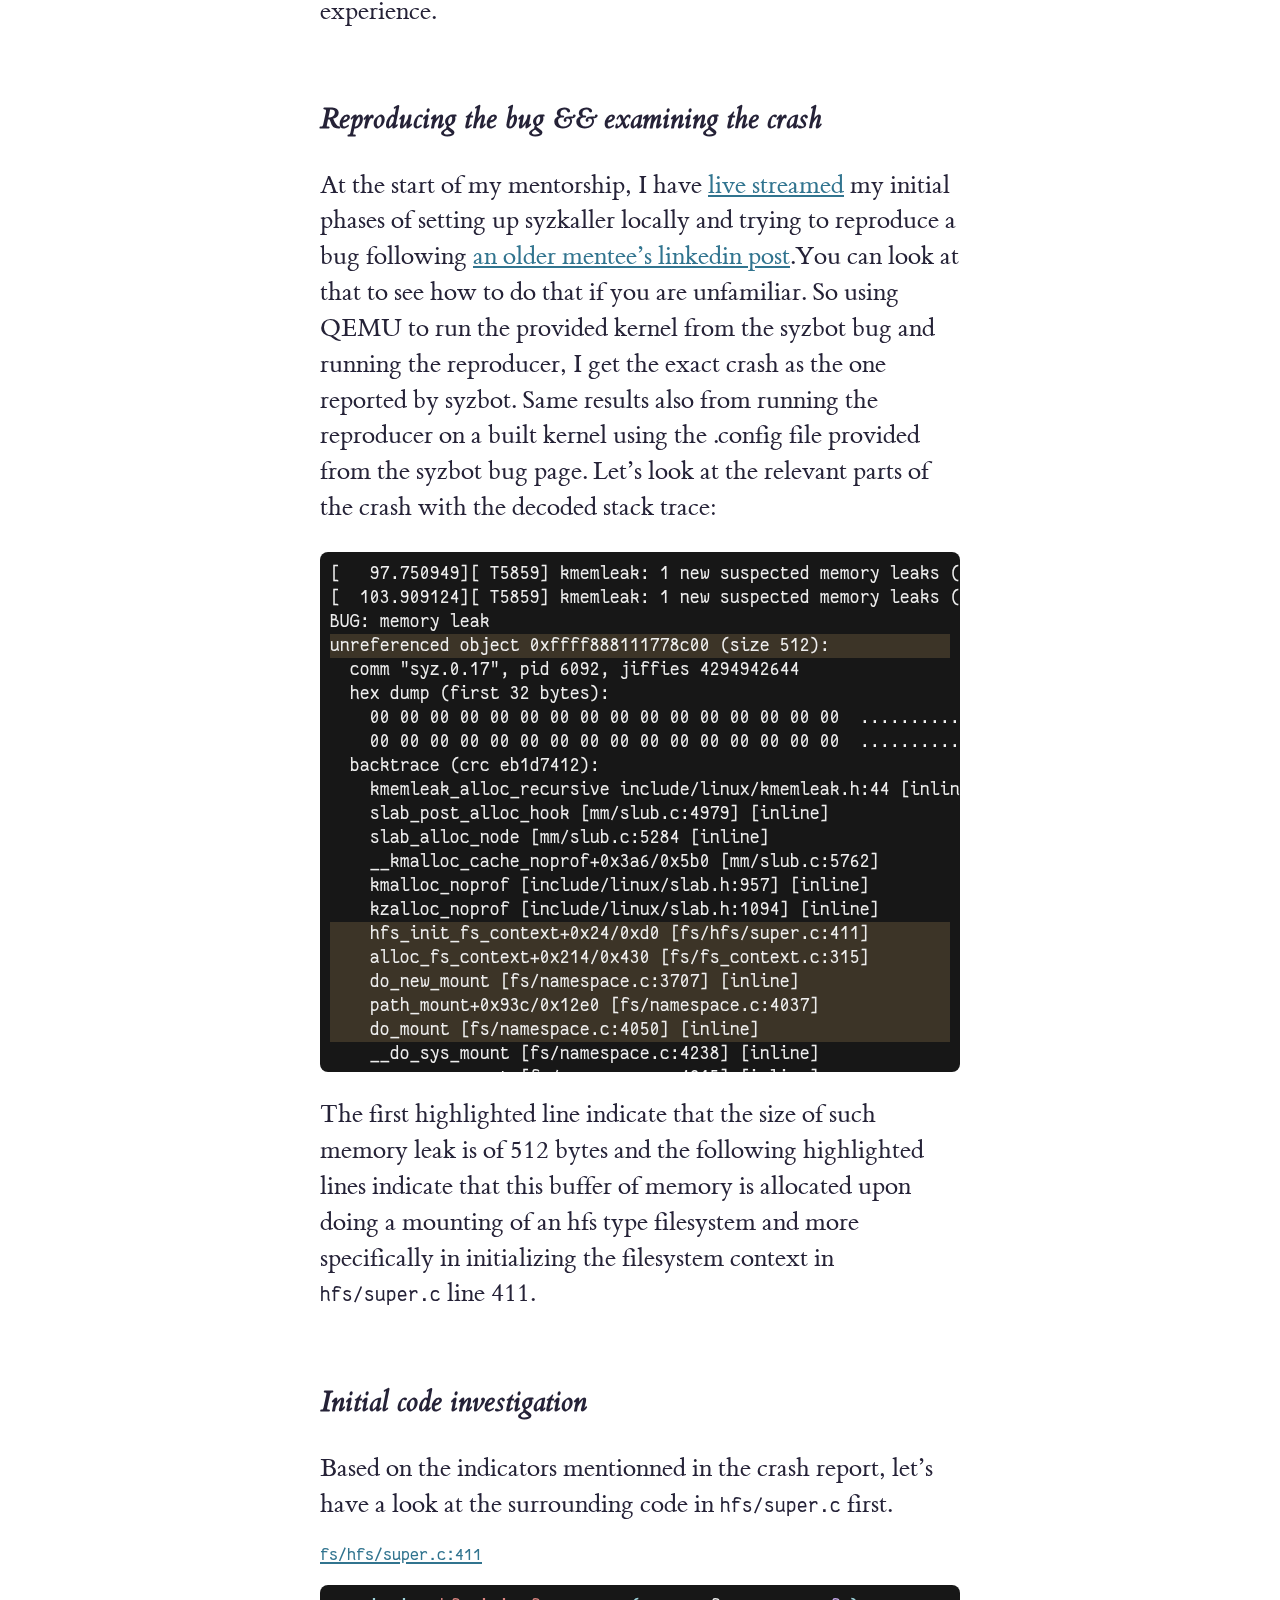
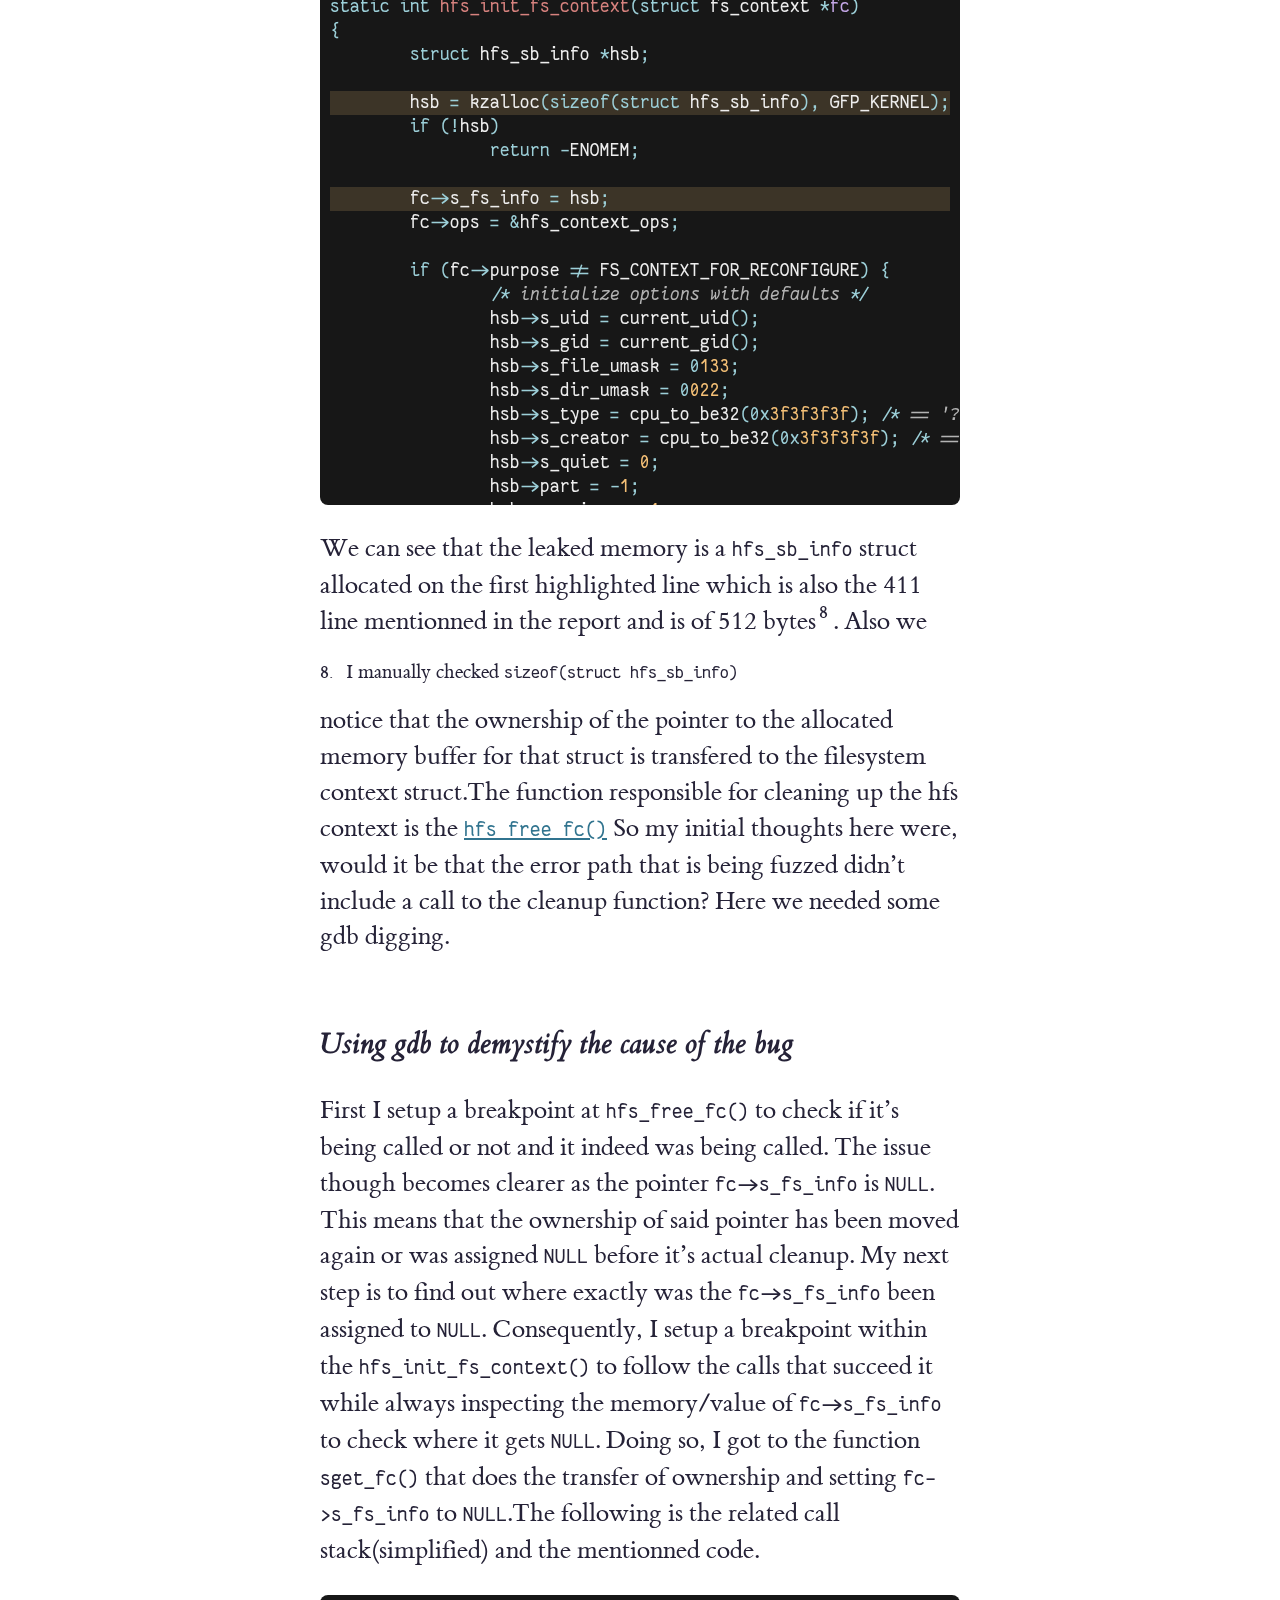
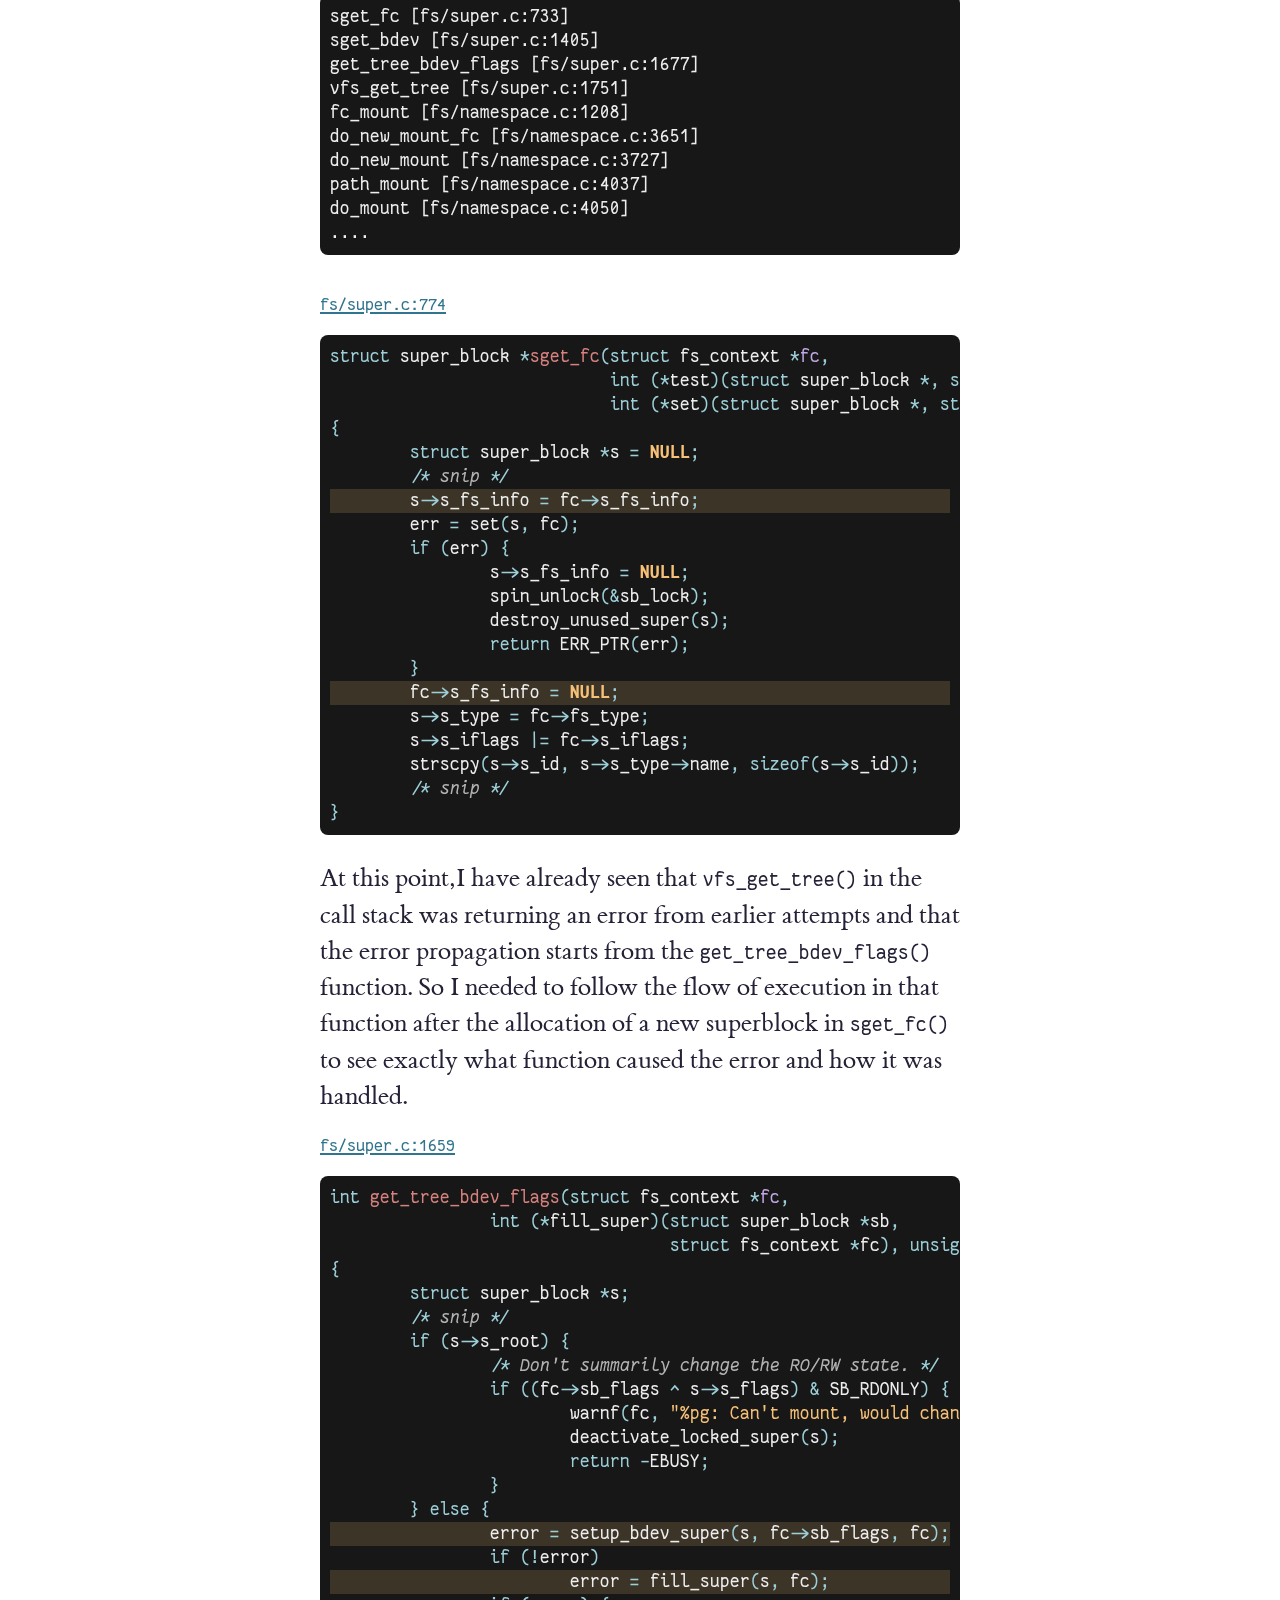
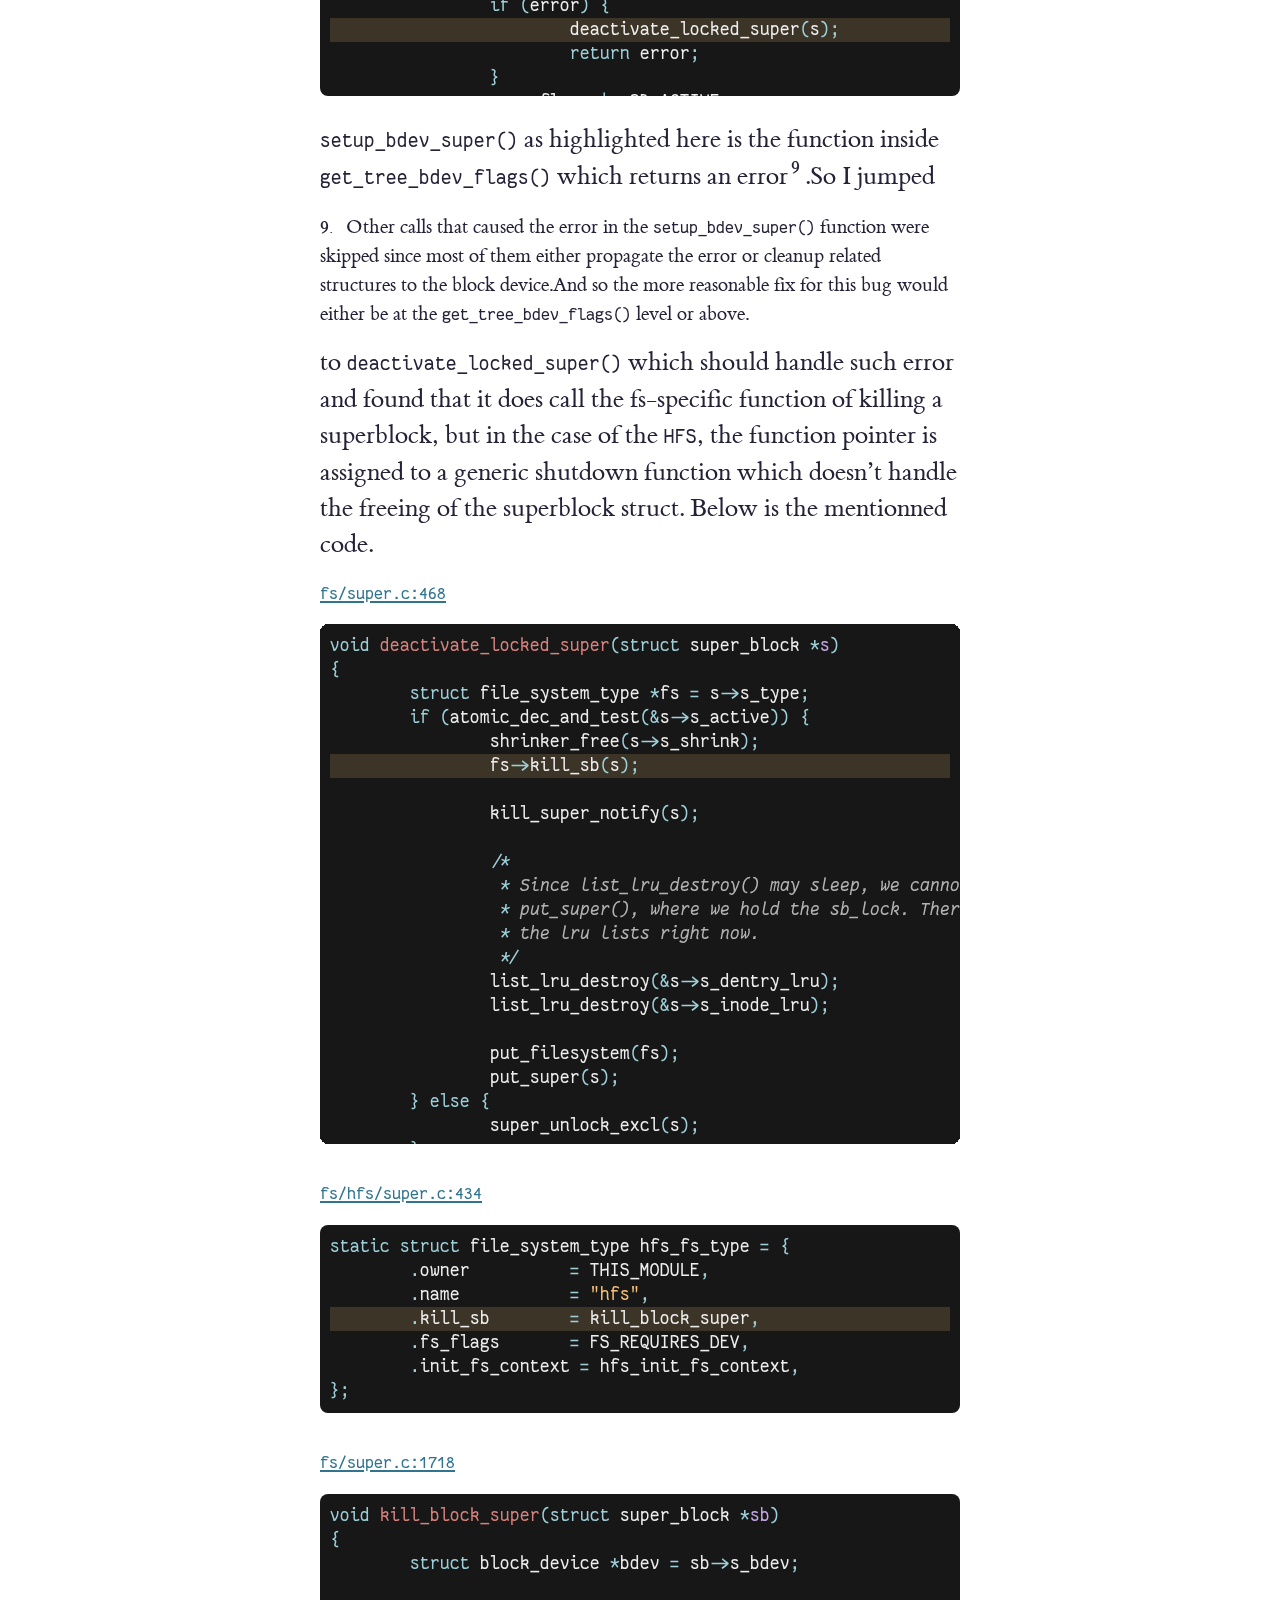
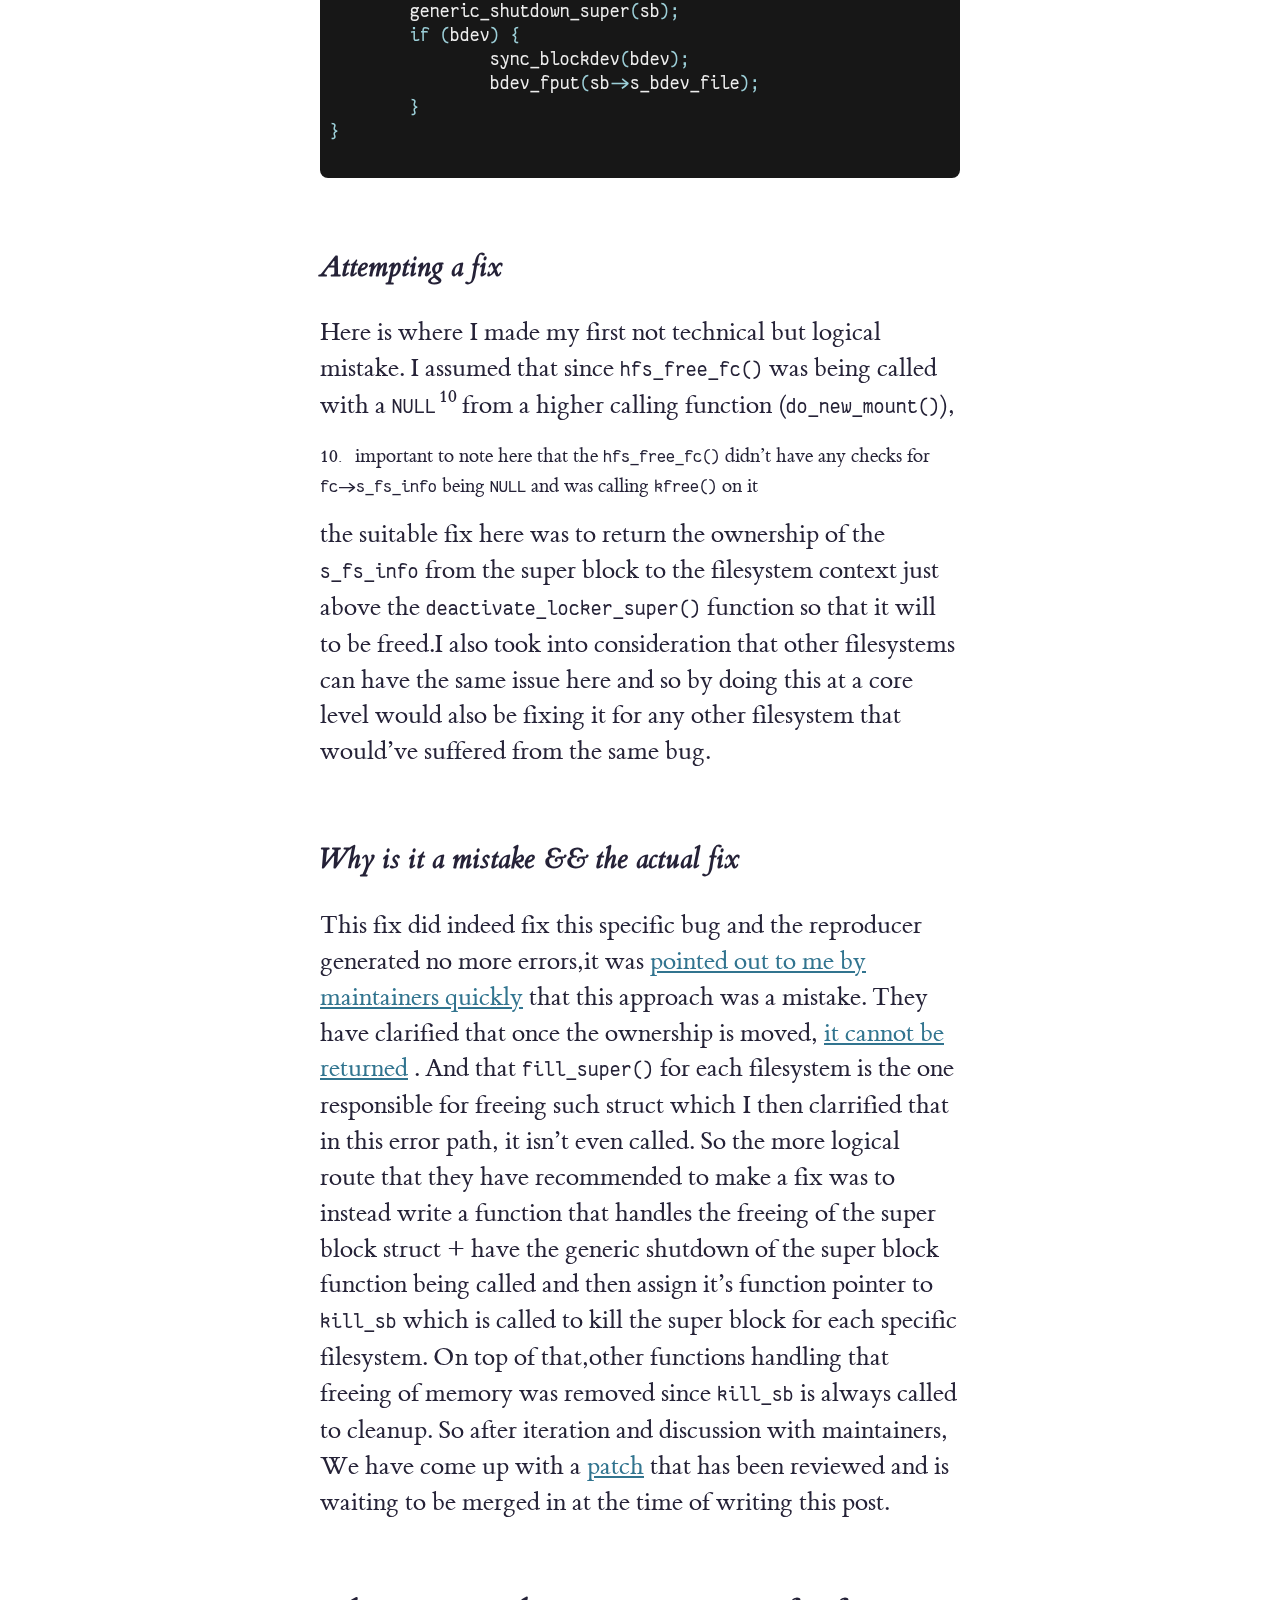
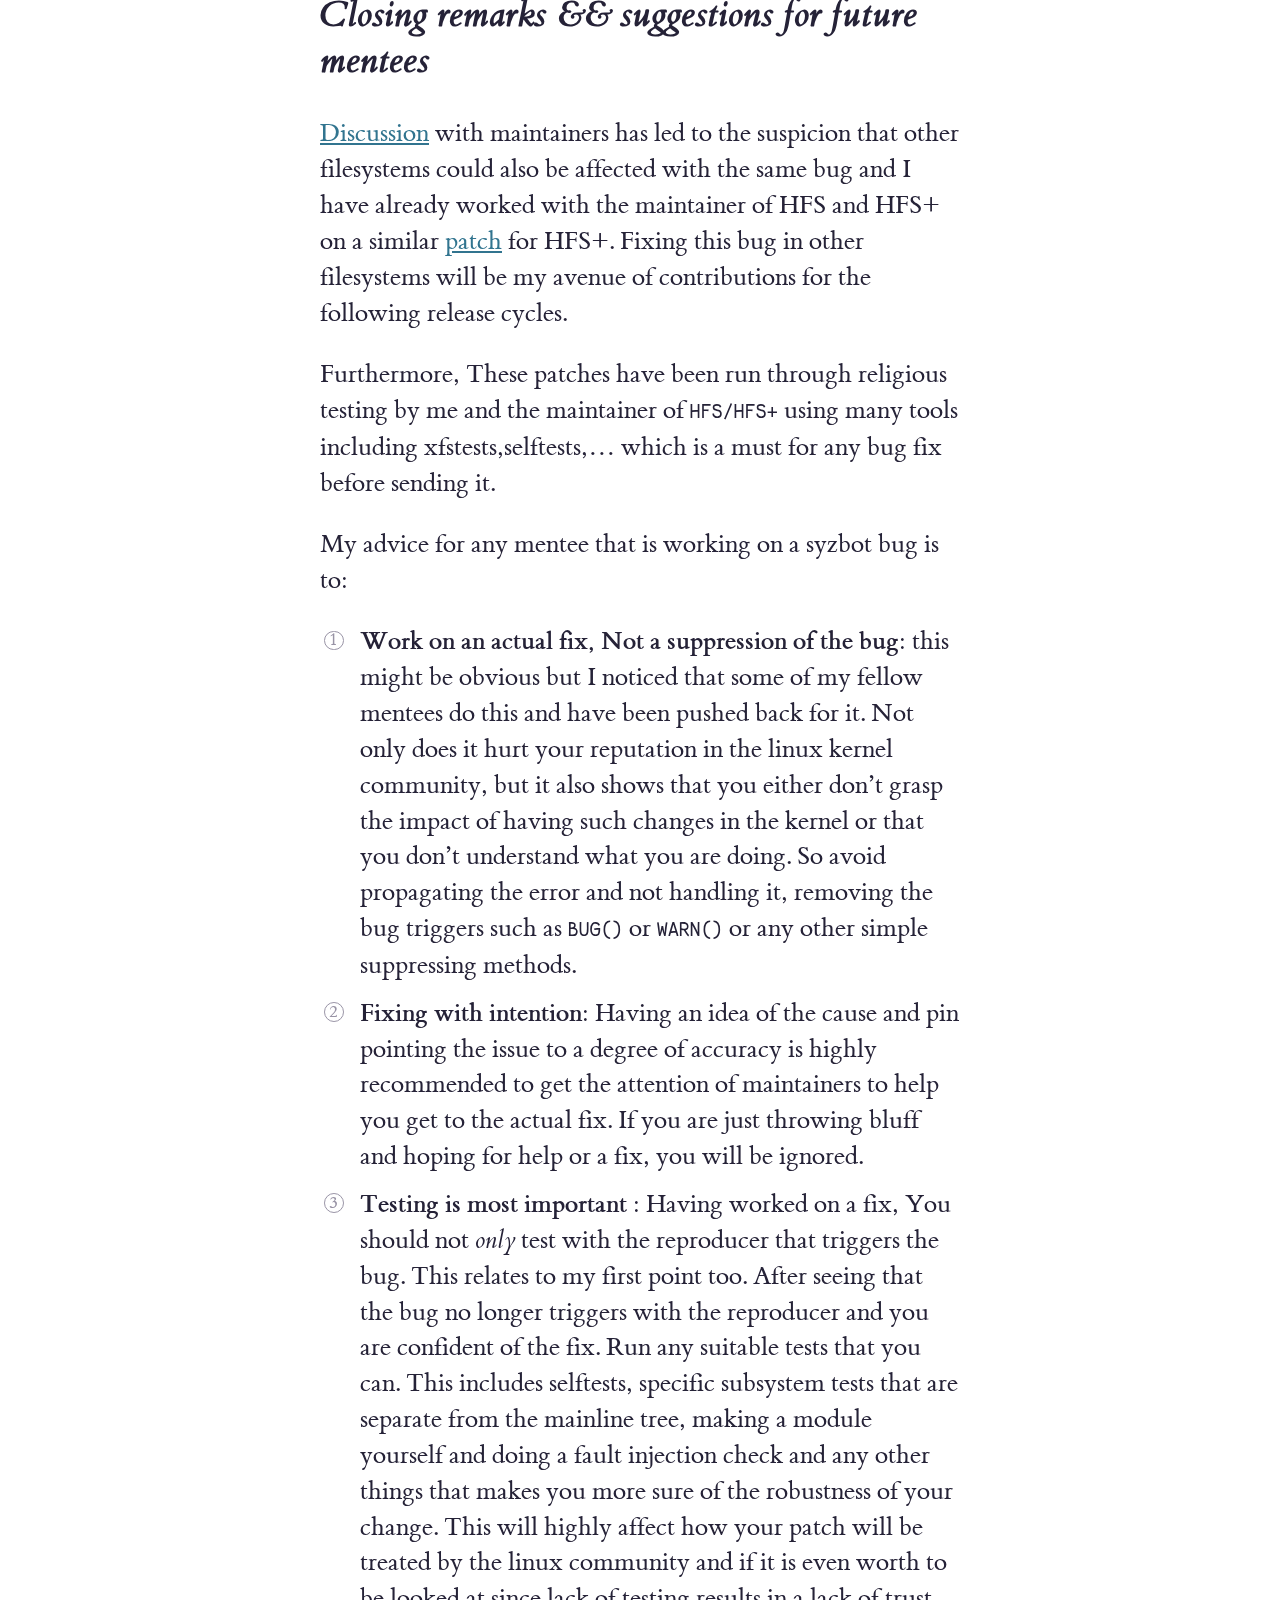
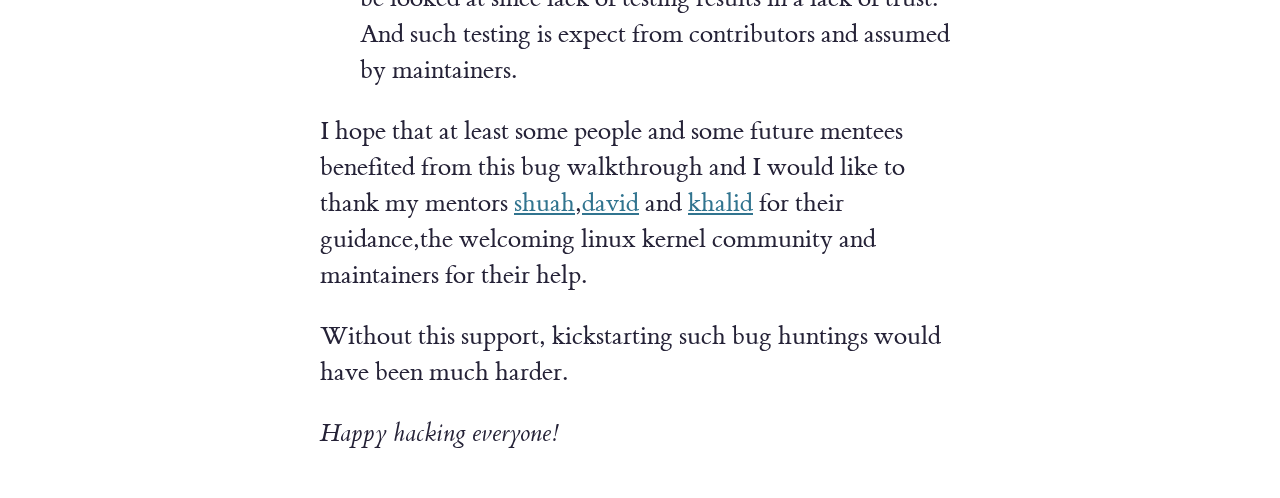
<file: posts/syzbot-bug/index.html>
<!DOCTYPE html>
<html lang="en">

<head>
  <meta charset="utf-8">
  <meta name="viewport" content="width=device-width, initial-scale=1" />
  <link rel="icon" href="/icon.png" type="image/png">
  <link rel="stylesheet" href=https://mehdibenhadjkhelifa.github.io/style.css?h=80d7be82f4db6ce043b9>
  <link rel="stylesheet" href=https://mehdibenhadjkhelifa.github.io/dark.css?h=0d9e8a03140eb52e643b
    media="screen and (prefers-color-scheme: dark)">
  <link rel="preload"
    href="/fonts/et-book/et-book-display-italic-old-style-figures/et-book-display-italic-old-style-figures.eot"
    as="font" crossorigin="anonymous" />
  <link rel="preload" href="/fonts/et-book/et-book-roman-line-figures/et-book-roman-line-figures.eot" as="font"
    crossorigin="anonymous" />
  <link rel="preload" href="/fonts/et-book/et-book-bold-line-figures/et-book-bold-line-figures.eot" as="font"
    crossorigin="anonymous" />
  <link rel="preload" href="/fonts/Fira_Sans/FiraSans-Regular.ttf" as="font" crossorigin="anonymous" />
  <link rel="preload" href="/fonts/Fira_Sans/FiraSans-Bold.ttf" as="font" crossorigin="anonymous" />
  <link rel="preload" href="/fonts/Fira_Sans/FiraSans-Italic.ttf" as="font" crossorigin="anonymous" />
  <link rel="preload" href="/fonts/Fira_Sans/FiraSans-BoldItalic.ttf" as="font" crossorigin="anonymous" />
  <link rel="stylesheet" type="text/css" href="/syntax-theme-dark.css" media="(prefers-color-scheme: dark)" />
  <link rel="stylesheet" type="text/css" href="/syntax-theme-light.css" media="(prefers-color-scheme: light)" />

  <title>How I solved a linux kernel memory leak bug \  ~Mehdi</title>
</head>

<body>
  <header>
    <nav>
      <a href="/" id="logo">~<span id="logo-full">Mehdi</span></a>
      <div id="menu">
        <a href="/posts/">Posts</a>
      </div>
    </nav>
  </header>
  <section class="section">
    <div class="container">
      

<div class="toc">
  <ul>
    
    <li>
      <a href="https://mehdibenhadjkhelifa.github.io/posts/syzbot-bug/#why-a-memory-leak-bug">Why a memory leak bug?</a>
      
    </li>
    
    <li>
      <a href="https://mehdibenhadjkhelifa.github.io/posts/syzbot-bug/#first-steps-to-fixing-a-bug">First steps to fixing a bug</a>
      
    </li>
    
    <li>
      <a href="https://mehdibenhadjkhelifa.github.io/posts/syzbot-bug/#our-case-study">Our case study</a>
      
      <ul>
        
        <li>
          <a href="https://mehdibenhadjkhelifa.github.io/posts/syzbot-bug/#reproducing-the-bug-examining-the-crash">Reproducing the bug &amp;&amp; examining the crash</a>
        </li>
        
        <li>
          <a href="https://mehdibenhadjkhelifa.github.io/posts/syzbot-bug/#initial-code-investigation">Initial code investigation</a>
        </li>
        
        <li>
          <a href="https://mehdibenhadjkhelifa.github.io/posts/syzbot-bug/#using-gdb-to-demystify-the-cause-of-the-bug">Using gdb to demystify the cause of the bug</a>
        </li>
        
        <li>
          <a href="https://mehdibenhadjkhelifa.github.io/posts/syzbot-bug/#attempting-a-fix">Attempting a fix</a>
        </li>
        
        <li>
          <a href="https://mehdibenhadjkhelifa.github.io/posts/syzbot-bug/#why-is-it-a-mistake-the-actual-fix">Why is it a mistake &amp;&amp; the actual fix</a>
        </li>
        
      </ul>
      
    </li>
    
    <li>
      <a href="https://mehdibenhadjkhelifa.github.io/posts/syzbot-bug/#closing-remarks-suggestions-for-future-mentees">Closing remarks &amp;&amp; suggestions for future mentees</a>
      
    </li>
    
  </ul>
</div>

<main>
  <h1 class="title">
    How I solved a linux kernel memory leak bug
  </h1>
  <p class="dateline subtitle">2025-12-09</p>
  <p>As part of my <a href="https://mehdibenhadjkhelifa.github.io/posts/kernel-mentorship">linux kernel mentorship program</a>, We have to try and solve bugs reported by <span class="sidenote-ref">syzbot<span class="sidenote-number"><small class="sidenote"><!--&#8203;-->&nbsp;<span class="sidenote-surroundings">&nbsp;(</span>syzbot is an automated fuzzing system that is one way of getting linux kernel bugs reported to the linux kernel community to fix<span class="sidenote-surroundings">)&nbsp;</span></small></span></span>
which is no easy feat for some unfamiliar folks that are just getting started to hack their ways into the kernel like myself. Nonetheless, that didn’t stop me from trying as many bugs <span class="sidenote-ref">that didn’t feel out of reach for me<span class="sidenote-number"><small class="sidenote"><!--&#8203;-->&nbsp;<span class="sidenote-surroundings">&nbsp;(</span>mainly avoided kernel bugs that touch the core of any subsystem since those are for more experts of said subsystem which are more trusted by the maintainers to fix those issues.<span class="sidenote-surroundings">)&nbsp;</span></small></span></span>
 as I can.</p>
<h2 id="why-a-memory-leak-bug"><a class="zola-anchor" href="#why-a-memory-leak-bug" aria-label="Anchor link for: why-a-memory-leak-bug">Why a memory leak bug?</a></h2>
<p>Syzbot has many types of bugs that it reports. To note a few, it can report bugs triggered by the <code>BUG()</code> and <code>WARN()</code> family of macros used across the kernel,slab-use-after-free using the <span class="sidenote-ref">KASAN<span class="sidenote-number"><small class="sidenote"><!--&#8203;-->&nbsp;<span class="sidenote-surroundings">&nbsp;(</span>Kernel Address Sanitizer<span class="sidenote-surroundings">)&nbsp;</span></small></span></span>
, uninit values using the <span class="sidenote-ref">KMSAN<span class="sidenote-number"><small class="sidenote"><!--&#8203;-->&nbsp;<span class="sidenote-surroundings">&nbsp;(</span>Kernel Memory Sanitizer<span class="sidenote-surroundings">)&nbsp;</span></small></span></span>
, memory leaks with Kmemleak and many more. In the limited time that I had during the mentorship, I have attempted many types of bugs to try and deduce a pattern. Spoiler, there are no patterns (almost).But there is a <span class="sidenote-ref">degree of difficulty for each type<span class="sidenote-number"><small class="sidenote"><!--&#8203;-->&nbsp;<span class="sidenote-surroundings">&nbsp;(</span>of course it also depends on the specific bug but this is a more of a generalized view<span class="sidenote-surroundings">)&nbsp;</span></small></span></span>
. From my little experience around those bugs and for the available skills that I have, I found that memory leaks and KMSAN bugs are usually easier than other bugs given that you are very comfortable with gdb and that’s mainly because concurrency isn’t the cause of said bug most of the time or at least for most of the ones that I have attempted.For those reasons I have attempted memory leak and KMSAN bugs more than others after the initial phase of exploration.</p>
<h2 id="first-steps-to-fixing-a-bug"><a class="zola-anchor" href="#first-steps-to-fixing-a-bug" aria-label="Anchor link for: first-steps-to-fixing-a-bug">First steps to fixing a bug</a></h2>
<p>First, you should choose a bug of a subsystem that you are most familiar with. If you have no familiarity with no subsystem, I highly recommend trying to contribute to the selftests of such subsystem, read some documentation or <span class="sidenote-ref">read a relative book to that subsystem<span class="sidenote-number"><small class="sidenote"><!--&#8203;-->&nbsp;<span class="sidenote-surroundings">&nbsp;(</span>In the context of kernel development, reading books is just good to give you a history or a more generalized view of the code base.Since the kernel is always updating and changing, it’s hard for books keep being update to date for what is currently available in the source code.<span class="sidenote-surroundings">)&nbsp;</span></small></span></span>
if it isn’t a highly updated one and then try to fix a related bug to that subsystem.This isn’t a rule but it really helps and makes it easier to navigate and understand some of the moving parts at least those that are around the bug that you are trying to solve.
Second, you need to be able to reproduced your chosen bug locally. If you don’t have the hardware or for one reason or another , using the syz/C reproducers didn’t trigger the bug, you should <span class="sidenote-ref">abort working on a fix said bug<span class="sidenote-number"><small class="sidenote"><!--&#8203;-->&nbsp;<span class="sidenote-surroundings">&nbsp;(</span>Here I’m only talking about us fellow mentees and beginners. Other experienced contributors and experts of a subsystem might attempt to fix a bug without a reproducer and have their fix tested for them.<span class="sidenote-surroundings">)&nbsp;</span></small></span></span>
.
Finally, Try to look at other similar bugs that are of same type for the same subsystem which are fixed. Read the related email, the patch and the discussion between maintainers and the author of the patch. That also is a really good way to help you have an idea of how to approach your bug and maybe on how to also fix it. </p>
<h2 id="our-case-study"><a class="zola-anchor" href="#our-case-study" aria-label="Anchor link for: our-case-study">Our case study</a></h2>
<p>The syzbot bug in question here is the <a href="https://syzkaller.appspot.com/bug?extid=ad45f827c88778ff7df6"><code>memory leak in hfs_init_fs_context</code></a>. Since as I mentionned in <a href="https://mehdibenhadjkhelifa.github.io/posts/kernel-mentorship">my mentorship post</a>, I have read the OSTEP book which gave me a general idea of how filesystems work. So naturally, most of my syzbot bug attempts were in the mm and fs subsystems. Previous attempts have failed mainly due to someone else submitting a fix before I can quickly craft one myself due to my lack of experience.</p>
<h3 id="reproducing-the-bug-examining-the-crash"><a class="zola-anchor" href="#reproducing-the-bug-examining-the-crash" aria-label="Anchor link for: reproducing-the-bug-examining-the-crash">Reproducing the bug &amp;&amp; examining the crash</a></h3>
<p>At the start of my mentorship, I have <a href="https://www.youtube.com/watch?v=W5ZRkI_fGv0&amp;t=3621s">live streamed</a> my initial phases of setting up syzkaller locally and trying to reproduce a bug following <a href="https://www.linkedin.com/pulse/proof-execution-reproducing-syzbot-bugs-local-kernel-moon-hee-lee-081bc/">an older mentee’s linkedin post</a>.You can look at that to see how to do that if you are unfamiliar. So using QEMU to run the provided kernel from the syzbot bug and running the reproducer, I get the exact crash as the one reported by syzbot. Same results also from running the reproducer on a built kernel using the .config file provided from the syzbot bug page. Let’s look at the relevant parts of the crash with the decoded stack trace:</p>
<pre class="z-code"><code><span class="z-text z-plain">[   97.750949][ T5859] kmemleak: 1 new suspected memory leaks (see /sys/kernel/debug/kmemleak)
[  103.909124][ T5859] kmemleak: 1 new suspected memory leaks (see /sys/kernel/debug/kmemleak)
BUG: memory leak
<mark>unreferenced object 0xffff888111778c00 (size 512):
</mark>  comm &quot;syz.0.17&quot;, pid 6092, jiffies 4294942644
  hex dump (first 32 bytes):
    00 00 00 00 00 00 00 00 00 00 00 00 00 00 00 00  ................
    00 00 00 00 00 00 00 00 00 00 00 00 00 00 00 00  ................
  backtrace (crc eb1d7412):
    kmemleak_alloc_recursive include/linux/kmemleak.h:44 [inline]
    slab_post_alloc_hook [mm/slub.c:4979] [inline]
    slab_alloc_node [mm/slub.c:5284 [inline]
    __kmalloc_cache_noprof+0x3a6/0x5b0 [mm/slub.c:5762]
    kmalloc_noprof [include/linux/slab.h:957] [inline]
    kzalloc_noprof [include/linux/slab.h:1094] [inline]
<mark>    hfs_init_fs_context+0x24/0xd0 [fs/hfs/super.c:411]
</mark><mark>    alloc_fs_context+0x214/0x430 [fs/fs_context.c:315]
</mark><mark>    do_new_mount [fs/namespace.c:3707] [inline]
</mark><mark>    path_mount+0x93c/0x12e0 [fs/namespace.c:4037]
</mark><mark>    do_mount [fs/namespace.c:4050] [inline]
</mark>    __do_sys_mount [fs/namespace.c:4238] [inline]
    __se_sys_mount [fs/namespace.c:4215] [inline]
    __x64_sys_mount+0x1a2/0x1e0 [fs/namespace.c:4215]
    do_syscall_x64 [arch/x86/entry/syscall_64.c:63] [inline]
    do_syscall_64+0xa4/0xfa0 [arch/x86/entry/syscall_64.c:94]
    entry_SYSCALL_64_after_hwframe+0x77/0x7f
</span></code></pre>
<p>The first highlighted line indicate that the size of such memory leak is of 512 bytes and the following highlighted lines indicate that this buffer of memory is allocated upon doing a mounting of an hfs type filesystem and more specifically in initializing the filesystem context in <code>hfs/super.c</code> line 411. </p>
<h3 id="initial-code-investigation"><a class="zola-anchor" href="#initial-code-investigation" aria-label="Anchor link for: initial-code-investigation">Initial code investigation</a></h3>
<p>Based on the indicators mentionned in the crash report, let’s have a look at the surrounding code in <code>hfs/super.c</code> first.
<small class="sidenote marginnote">&#8203;<span class="sidenote-surroundings">&nbsp;(</span><a href="https://git.kernel.org/pub/scm/linux/kernel/git/torvalds/linux.git/tree/fs/hfs/super.c?id=4ea7c1717f3f2344f7a1cdab4f5875cfa89c87a9#n411"><code>fs/hfs/super.c:411</code></a><span class="sidenote-surroundings">)&nbsp;</span></small></p>
<pre data-lang="c" class="language-c z-code"><code class="language-c" data-lang="c"><span class="z-source z-c"><span class="z-storage z-modifier z-c">static</span> <span class="z-storage z-type z-c">int</span> <span class="z-meta z-function z-c"><span class="z-entity z-name z-function z-c">hfs_init_fs_context</span></span><span class="z-meta z-function z-parameters z-c"><span class="z-meta z-group z-c"><span class="z-punctuation z-section z-group z-begin z-c">(</span></span></span><span class="z-meta z-function z-parameters z-c"><span class="z-meta z-group z-c"><span class="z-storage z-type z-c">struct</span> fs_context <span class="z-keyword z-operator z-c">*</span><span class="z-variable z-parameter z-c">fc</span><span class="z-punctuation z-section z-group z-end z-c">)</span></span></span><span class="z-meta z-function z-c">
</span><span class="z-meta z-function z-c"><span class="z-meta z-block z-c"><span class="z-punctuation z-section z-block z-begin z-c">{</span></span></span><span class="z-meta z-function z-c"><span class="z-meta z-block z-c">
	<span class="z-storage z-type z-c">struct</span> hfs_sb_info <span class="z-keyword z-operator z-c">*</span>hsb<span class="z-punctuation z-terminator z-c">;</span>

<mark>	hsb <span class="z-keyword z-operator z-assignment z-c">=</span> <span class="z-meta z-function-call z-c"><span class="z-variable z-function z-c">kzalloc</span><span class="z-meta z-group z-c"><span class="z-punctuation z-section z-group z-begin z-c">(</span></span></span><span class="z-meta z-function-call z-c"><span class="z-meta z-group z-c"><span class="z-keyword z-operator z-word z-c">sizeof</span><span class="z-meta z-group z-c"><span class="z-punctuation z-section z-group z-begin z-c">(</span></span><span class="z-meta z-group z-c"><span class="z-storage z-type z-c">struct</span> hfs_sb_info</span><span class="z-meta z-group z-c"><span class="z-punctuation z-section z-group z-end z-c">)</span></span><span class="z-punctuation z-separator z-c">,</span> GFP_KERNEL</span></span><span class="z-meta z-function-call z-c"><span class="z-meta z-group z-c"><span class="z-punctuation z-section z-group z-end z-c">)</span></span></span><span class="z-punctuation z-terminator z-c">;</span>
</mark>	<span class="z-keyword z-control z-c">if</span> <span class="z-meta z-group z-c"><span class="z-punctuation z-section z-group z-begin z-c">(</span><span class="z-keyword z-operator z-arithmetic z-c">!</span>hsb<span class="z-punctuation z-section z-group z-end z-c">)</span></span>
		<span class="z-keyword z-control z-flow z-return z-c">return</span> <span class="z-keyword z-operator z-arithmetic z-c">-</span>ENOMEM<span class="z-punctuation z-terminator z-c">;</span>

<mark>	fc<span class="z-punctuation z-accessor z-c">-&gt;</span>s_fs_info <span class="z-keyword z-operator z-assignment z-c">=</span> hsb<span class="z-punctuation z-terminator z-c">;</span>
</mark>	fc<span class="z-punctuation z-accessor z-c">-&gt;</span>ops <span class="z-keyword z-operator z-assignment z-c">=</span> <span class="z-keyword z-operator z-c">&amp;</span>hfs_context_ops<span class="z-punctuation z-terminator z-c">;</span>

	<span class="z-keyword z-control z-c">if</span> <span class="z-meta z-group z-c"><span class="z-punctuation z-section z-group z-begin z-c">(</span>fc<span class="z-punctuation z-accessor z-c">-&gt;</span>purpose <span class="z-keyword z-operator z-comparison z-c">!=</span> FS_CONTEXT_FOR_RECONFIGURE<span class="z-punctuation z-section z-group z-end z-c">)</span></span> <span class="z-meta z-block z-c"><span class="z-punctuation z-section z-block z-begin z-c">{</span>
		<span class="z-comment z-block z-c"><span class="z-punctuation z-definition z-comment z-c">/*</span> initialize options with defaults <span class="z-punctuation z-definition z-comment z-c">*/</span></span>
		hsb<span class="z-punctuation z-accessor z-c">-&gt;</span>s_uid <span class="z-keyword z-operator z-assignment z-c">=</span> <span class="z-meta z-function-call z-c"><span class="z-variable z-function z-c">current_uid</span><span class="z-meta z-group z-c"><span class="z-punctuation z-section z-group z-begin z-c">(</span></span></span><span class="z-meta z-function-call z-c"></span><span class="z-meta z-function-call z-c"><span class="z-meta z-group z-c"><span class="z-punctuation z-section z-group z-end z-c">)</span></span></span><span class="z-punctuation z-terminator z-c">;</span>
		hsb<span class="z-punctuation z-accessor z-c">-&gt;</span>s_gid <span class="z-keyword z-operator z-assignment z-c">=</span> <span class="z-meta z-function-call z-c"><span class="z-variable z-function z-c">current_gid</span><span class="z-meta z-group z-c"><span class="z-punctuation z-section z-group z-begin z-c">(</span></span></span><span class="z-meta z-function-call z-c"></span><span class="z-meta z-function-call z-c"><span class="z-meta z-group z-c"><span class="z-punctuation z-section z-group z-end z-c">)</span></span></span><span class="z-punctuation z-terminator z-c">;</span>
		hsb<span class="z-punctuation z-accessor z-c">-&gt;</span>s_file_umask <span class="z-keyword z-operator z-assignment z-c">=</span> <span class="z-constant z-numeric z-integer z-octal z-c"><span class="z-punctuation z-definition z-numeric z-base z-c">0</span>133</span><span class="z-punctuation z-terminator z-c">;</span>
		hsb<span class="z-punctuation z-accessor z-c">-&gt;</span>s_dir_umask <span class="z-keyword z-operator z-assignment z-c">=</span> <span class="z-constant z-numeric z-integer z-octal z-c"><span class="z-punctuation z-definition z-numeric z-base z-c">0</span>022</span><span class="z-punctuation z-terminator z-c">;</span>
		hsb<span class="z-punctuation z-accessor z-c">-&gt;</span>s_type <span class="z-keyword z-operator z-assignment z-c">=</span> <span class="z-meta z-function-call z-c"><span class="z-variable z-function z-c">cpu_to_be32</span><span class="z-meta z-group z-c"><span class="z-punctuation z-section z-group z-begin z-c">(</span></span></span><span class="z-meta z-function-call z-c"><span class="z-meta z-group z-c"><span class="z-constant z-numeric z-integer z-hexadecimal z-c"><span class="z-punctuation z-definition z-numeric z-base z-c">0x</span>3f3f3f3f</span></span></span><span class="z-meta z-function-call z-c"><span class="z-meta z-group z-c"><span class="z-punctuation z-section z-group z-end z-c">)</span></span></span><span class="z-punctuation z-terminator z-c">;</span> <span class="z-comment z-block z-c"><span class="z-punctuation z-definition z-comment z-c">/*</span> == &#39;????&#39; <span class="z-punctuation z-definition z-comment z-c">*/</span></span>
		hsb<span class="z-punctuation z-accessor z-c">-&gt;</span>s_creator <span class="z-keyword z-operator z-assignment z-c">=</span> <span class="z-meta z-function-call z-c"><span class="z-variable z-function z-c">cpu_to_be32</span><span class="z-meta z-group z-c"><span class="z-punctuation z-section z-group z-begin z-c">(</span></span></span><span class="z-meta z-function-call z-c"><span class="z-meta z-group z-c"><span class="z-constant z-numeric z-integer z-hexadecimal z-c"><span class="z-punctuation z-definition z-numeric z-base z-c">0x</span>3f3f3f3f</span></span></span><span class="z-meta z-function-call z-c"><span class="z-meta z-group z-c"><span class="z-punctuation z-section z-group z-end z-c">)</span></span></span><span class="z-punctuation z-terminator z-c">;</span> <span class="z-comment z-block z-c"><span class="z-punctuation z-definition z-comment z-c">/*</span> == &#39;????&#39; <span class="z-punctuation z-definition z-comment z-c">*/</span></span>
		hsb<span class="z-punctuation z-accessor z-c">-&gt;</span>s_quiet <span class="z-keyword z-operator z-assignment z-c">=</span> <span class="z-constant z-numeric z-integer z-decimal z-c">0</span><span class="z-punctuation z-terminator z-c">;</span>
		hsb<span class="z-punctuation z-accessor z-c">-&gt;</span>part <span class="z-keyword z-operator z-assignment z-c">=</span> <span class="z-keyword z-operator z-arithmetic z-c">-</span><span class="z-constant z-numeric z-integer z-decimal z-c">1</span><span class="z-punctuation z-terminator z-c">;</span>
		hsb<span class="z-punctuation z-accessor z-c">-&gt;</span>session <span class="z-keyword z-operator z-assignment z-c">=</span> <span class="z-keyword z-operator z-arithmetic z-c">-</span><span class="z-constant z-numeric z-integer z-decimal z-c">1</span><span class="z-punctuation z-terminator z-c">;</span>
	<span class="z-punctuation z-section z-block z-end z-c">}</span></span>

	<span class="z-keyword z-control z-flow z-return z-c">return</span> <span class="z-constant z-numeric z-integer z-decimal z-c">0</span><span class="z-punctuation z-terminator z-c">;</span>
</span></span><span class="z-meta z-function z-c"><span class="z-meta z-block z-c"><span class="z-punctuation z-section z-block z-end z-c">}</span></span></span>
</span></code></pre>
<p>We can see that the leaked memory is a <code>hfs_sb_info</code> struct allocated on the first highlighted line which is also the 411 line mentionned in the report and <span class="sidenote-ref">is of 512 bytes<span class="sidenote-number"><small class="sidenote"><!--&#8203;-->&nbsp;<span class="sidenote-surroundings">&nbsp;(</span>I manually checked <code>sizeof(struct hfs_sb_info)</code><span class="sidenote-surroundings">)&nbsp;</span></small></span></span>
. Also we notice that the ownership of the pointer to the allocated memory buffer for that struct is transfered to the filesystem context struct.The function responsible for cleaning up the hfs context is the <a href="https://git.kernel.org/pub/scm/linux/kernel/git/torvalds/linux.git/tree/fs/hfs/super.c?id=4ea7c1717f3f2344f7a1cdab4f5875cfa89c87a9#n395"><code>hfs_free_fc()</code></a> So my initial thoughts here were, would it be that the error path that is being fuzzed didn’t include a call to the cleanup function? Here we needed some gdb digging.</p>
<h3 id="using-gdb-to-demystify-the-cause-of-the-bug"><a class="zola-anchor" href="#using-gdb-to-demystify-the-cause-of-the-bug" aria-label="Anchor link for: using-gdb-to-demystify-the-cause-of-the-bug">Using gdb to demystify the cause of the bug</a></h3>
<p>First I setup a breakpoint at <code>hfs_free_fc()</code> to check if it’s being called or not and it indeed was being called. The issue though becomes clearer as the pointer <code>fc-&gt;s_fs_info</code> is <code>NULL</code>.
This means that the ownership of said pointer has been moved again or was assigned <code>NULL</code> before it’s actual cleanup. My next step is to find out where exactly was the <code>fc-&gt;s_fs_info</code> been assigned to <code>NULL</code>. Consequently, I setup a breakpoint within the <code>hfs_init_fs_context()</code> to follow the calls that succeed  it while always inspecting the memory/value of <code>fc-&gt;s_fs_info</code> to check where it gets <code>NULL</code>. Doing so, I got to the function <code>sget_fc()</code> that does the transfer of ownership and setting <code>fc-&gt;s_fs_info</code> to <code>NULL</code>.The following is the related call stack(simplified) and the mentionned code.</p>
<pre data-lang="crash" class="language-crash z-code"><code class="language-crash" data-lang="crash"><span class="z-text z-plain">sget_fc [fs/super.c:733]
sget_bdev [fs/super.c:1405]
get_tree_bdev_flags [fs/super.c:1677]
vfs_get_tree [fs/super.c:1751]
fc_mount [fs/namespace.c:1208]
do_new_mount_fc [fs/namespace.c:3651]
do_new_mount [fs/namespace.c:3727]
path_mount [fs/namespace.c:4037]
do_mount [fs/namespace.c:4050]
....
</span></code></pre>
<small class="sidenote marginnote">&#8203;<span class="sidenote-surroundings">&nbsp;(</span><a href="https://git.kernel.org/pub/scm/linux/kernel/git/torvalds/linux.git/tree/fs/super.c?id=4ea7c1717f3f2344f7a1cdab4f5875cfa89c87a9#n774"><code>fs/super.c:774</code></a><span class="sidenote-surroundings">)&nbsp;</span></small><pre data-lang="c" class="language-c z-code"><code class="language-c" data-lang="c"><span class="z-source z-c"><span class="z-storage z-type z-c">struct</span> super_block <span class="z-keyword z-operator z-c">*</span><span class="z-meta z-function z-c"><span class="z-entity z-name z-function z-c">sget_fc</span></span><span class="z-meta z-function z-parameters z-c"><span class="z-meta z-group z-c"><span class="z-punctuation z-section z-group z-begin z-c">(</span></span></span><span class="z-meta z-function z-parameters z-c"><span class="z-meta z-group z-c"><span class="z-storage z-type z-c">struct</span> fs_context <span class="z-keyword z-operator z-c">*</span><span class="z-variable z-parameter z-c">fc</span><span class="z-punctuation z-separator z-c">,</span>
			    <span class="z-storage z-type z-c">int</span> <span class="z-meta z-group z-c"><span class="z-punctuation z-section z-group z-begin z-c">(</span><span class="z-keyword z-operator z-c">*</span>test<span class="z-punctuation z-section z-group z-end z-c">)</span></span><span class="z-meta z-group z-c"><span class="z-punctuation z-section z-group z-begin z-c">(</span><span class="z-storage z-type z-c">struct</span> super_block <span class="z-keyword z-operator z-c">*</span><span class="z-punctuation z-separator z-c">,</span> <span class="z-storage z-type z-c">struct</span> fs_context <span class="z-keyword z-operator z-c">*</span><span class="z-punctuation z-section z-group z-end z-c">)</span></span><span class="z-punctuation z-separator z-c">,</span>
			    <span class="z-storage z-type z-c">int</span> <span class="z-meta z-group z-c"><span class="z-punctuation z-section z-group z-begin z-c">(</span><span class="z-keyword z-operator z-c">*</span>set<span class="z-punctuation z-section z-group z-end z-c">)</span></span><span class="z-meta z-group z-c"><span class="z-punctuation z-section z-group z-begin z-c">(</span><span class="z-storage z-type z-c">struct</span> super_block <span class="z-keyword z-operator z-c">*</span><span class="z-punctuation z-separator z-c">,</span> <span class="z-storage z-type z-c">struct</span> fs_context <span class="z-keyword z-operator z-c">*</span><span class="z-punctuation z-section z-group z-end z-c">)</span></span><span class="z-punctuation z-section z-group z-end z-c">)</span></span></span><span class="z-meta z-function z-c">
</span><span class="z-meta z-function z-c"><span class="z-meta z-block z-c"><span class="z-punctuation z-section z-block z-begin z-c">{</span></span></span><span class="z-meta z-function z-c"><span class="z-meta z-block z-c">
	<span class="z-storage z-type z-c">struct</span> super_block <span class="z-keyword z-operator z-c">*</span>s <span class="z-keyword z-operator z-assignment z-c">=</span> <span class="z-constant z-language z-c">NULL</span><span class="z-punctuation z-terminator z-c">;</span>
	<span class="z-comment z-block z-c"><span class="z-punctuation z-definition z-comment z-c">/*</span> snip <span class="z-punctuation z-definition z-comment z-c">*/</span></span>
<mark>	s<span class="z-punctuation z-accessor z-c">-&gt;</span>s_fs_info <span class="z-keyword z-operator z-assignment z-c">=</span> fc<span class="z-punctuation z-accessor z-c">-&gt;</span>s_fs_info<span class="z-punctuation z-terminator z-c">;</span>
</mark>	err <span class="z-keyword z-operator z-assignment z-c">=</span> <span class="z-meta z-function-call z-c"><span class="z-variable z-function z-c">set</span><span class="z-meta z-group z-c"><span class="z-punctuation z-section z-group z-begin z-c">(</span></span></span><span class="z-meta z-function-call z-c"><span class="z-meta z-group z-c">s<span class="z-punctuation z-separator z-c">,</span> fc</span></span><span class="z-meta z-function-call z-c"><span class="z-meta z-group z-c"><span class="z-punctuation z-section z-group z-end z-c">)</span></span></span><span class="z-punctuation z-terminator z-c">;</span>
	<span class="z-keyword z-control z-c">if</span> <span class="z-meta z-group z-c"><span class="z-punctuation z-section z-group z-begin z-c">(</span>err<span class="z-punctuation z-section z-group z-end z-c">)</span></span> <span class="z-meta z-block z-c"><span class="z-punctuation z-section z-block z-begin z-c">{</span>
		s<span class="z-punctuation z-accessor z-c">-&gt;</span>s_fs_info <span class="z-keyword z-operator z-assignment z-c">=</span> <span class="z-constant z-language z-c">NULL</span><span class="z-punctuation z-terminator z-c">;</span>
		<span class="z-meta z-function-call z-c"><span class="z-variable z-function z-c">spin_unlock</span><span class="z-meta z-group z-c"><span class="z-punctuation z-section z-group z-begin z-c">(</span></span></span><span class="z-meta z-function-call z-c"><span class="z-meta z-group z-c"><span class="z-keyword z-operator z-c">&amp;</span>sb_lock</span></span><span class="z-meta z-function-call z-c"><span class="z-meta z-group z-c"><span class="z-punctuation z-section z-group z-end z-c">)</span></span></span><span class="z-punctuation z-terminator z-c">;</span>
		<span class="z-meta z-function-call z-c"><span class="z-variable z-function z-c">destroy_unused_super</span><span class="z-meta z-group z-c"><span class="z-punctuation z-section z-group z-begin z-c">(</span></span></span><span class="z-meta z-function-call z-c"><span class="z-meta z-group z-c">s</span></span><span class="z-meta z-function-call z-c"><span class="z-meta z-group z-c"><span class="z-punctuation z-section z-group z-end z-c">)</span></span></span><span class="z-punctuation z-terminator z-c">;</span>
		<span class="z-keyword z-control z-flow z-return z-c">return</span> <span class="z-meta z-function-call z-c"><span class="z-variable z-function z-c">ERR_PTR</span><span class="z-meta z-group z-c"><span class="z-punctuation z-section z-group z-begin z-c">(</span></span></span><span class="z-meta z-function-call z-c"><span class="z-meta z-group z-c">err</span></span><span class="z-meta z-function-call z-c"><span class="z-meta z-group z-c"><span class="z-punctuation z-section z-group z-end z-c">)</span></span></span><span class="z-punctuation z-terminator z-c">;</span>
	<span class="z-punctuation z-section z-block z-end z-c">}</span></span>
<mark>	fc<span class="z-punctuation z-accessor z-c">-&gt;</span>s_fs_info <span class="z-keyword z-operator z-assignment z-c">=</span> <span class="z-constant z-language z-c">NULL</span><span class="z-punctuation z-terminator z-c">;</span>
</mark>	s<span class="z-punctuation z-accessor z-c">-&gt;</span>s_type <span class="z-keyword z-operator z-assignment z-c">=</span> fc<span class="z-punctuation z-accessor z-c">-&gt;</span>fs_type<span class="z-punctuation z-terminator z-c">;</span>
	s<span class="z-punctuation z-accessor z-c">-&gt;</span>s_iflags <span class="z-keyword z-operator z-assignment z-augmented z-c">|=</span> fc<span class="z-punctuation z-accessor z-c">-&gt;</span>s_iflags<span class="z-punctuation z-terminator z-c">;</span>
	<span class="z-meta z-function-call z-c"><span class="z-variable z-function z-c">strscpy</span><span class="z-meta z-group z-c"><span class="z-punctuation z-section z-group z-begin z-c">(</span></span></span><span class="z-meta z-function-call z-c"><span class="z-meta z-group z-c">s<span class="z-punctuation z-accessor z-c">-&gt;</span>s_id<span class="z-punctuation z-separator z-c">,</span> s<span class="z-punctuation z-accessor z-c">-&gt;</span>s_type<span class="z-punctuation z-accessor z-c">-&gt;</span>name<span class="z-punctuation z-separator z-c">,</span> <span class="z-keyword z-operator z-word z-c">sizeof</span><span class="z-meta z-group z-c"><span class="z-punctuation z-section z-group z-begin z-c">(</span></span><span class="z-meta z-group z-c">s<span class="z-punctuation z-accessor z-c">-&gt;</span>s_id</span><span class="z-meta z-group z-c"><span class="z-punctuation z-section z-group z-end z-c">)</span></span></span></span><span class="z-meta z-function-call z-c"><span class="z-meta z-group z-c"><span class="z-punctuation z-section z-group z-end z-c">)</span></span></span><span class="z-punctuation z-terminator z-c">;</span>
	<span class="z-comment z-block z-c"><span class="z-punctuation z-definition z-comment z-c">/*</span> snip <span class="z-punctuation z-definition z-comment z-c">*/</span></span>
</span></span><span class="z-meta z-function z-c"><span class="z-meta z-block z-c"><span class="z-punctuation z-section z-block z-end z-c">}</span></span></span>
</span></code></pre>
<p>At this point,I have already seen that <code>vfs_get_tree()</code> in the call stack was returning an error from earlier attempts and that the error propagation starts from the <code>get_tree_bdev_flags()</code> function. So I needed to follow the flow of execution in that function after the allocation of a new superblock in <code>sget_fc()</code> to see exactly what function caused the error and how it was handled. 
<small class="sidenote marginnote">&#8203;<span class="sidenote-surroundings">&nbsp;(</span><a href="https://git.kernel.org/pub/scm/linux/kernel/git/torvalds/linux.git/tree/fs/super.c?id=4ea7c1717f3f2344f7a1cdab4f5875cfa89c87a9#n1659"><code>fs/super.c:1659</code></a><span class="sidenote-surroundings">)&nbsp;</span></small></p>
<pre data-lang="c" class="language-c z-code"><code class="language-c" data-lang="c"><span class="z-source z-c"><span class="z-storage z-type z-c">int</span> <span class="z-meta z-function z-c"><span class="z-entity z-name z-function z-c">get_tree_bdev_flags</span></span><span class="z-meta z-function z-parameters z-c"><span class="z-meta z-group z-c"><span class="z-punctuation z-section z-group z-begin z-c">(</span></span></span><span class="z-meta z-function z-parameters z-c"><span class="z-meta z-group z-c"><span class="z-storage z-type z-c">struct</span> fs_context <span class="z-keyword z-operator z-c">*</span><span class="z-variable z-parameter z-c">fc</span><span class="z-punctuation z-separator z-c">,</span>
		<span class="z-storage z-type z-c">int</span> <span class="z-meta z-group z-c"><span class="z-punctuation z-section z-group z-begin z-c">(</span><span class="z-keyword z-operator z-c">*</span>fill_super<span class="z-punctuation z-section z-group z-end z-c">)</span></span><span class="z-meta z-group z-c"><span class="z-punctuation z-section z-group z-begin z-c">(</span><span class="z-storage z-type z-c">struct</span> super_block <span class="z-keyword z-operator z-c">*</span>sb<span class="z-punctuation z-separator z-c">,</span>
				  <span class="z-storage z-type z-c">struct</span> fs_context <span class="z-keyword z-operator z-c">*</span>fc<span class="z-punctuation z-section z-group z-end z-c">)</span></span><span class="z-punctuation z-separator z-c">,</span> <span class="z-storage z-type z-c">unsigned</span> <span class="z-storage z-type z-c">int</span> <span class="z-variable z-parameter z-c">flags</span><span class="z-punctuation z-section z-group z-end z-c">)</span></span></span><span class="z-meta z-function z-c">
</span><span class="z-meta z-function z-c"><span class="z-meta z-block z-c"><span class="z-punctuation z-section z-block z-begin z-c">{</span></span></span><span class="z-meta z-function z-c"><span class="z-meta z-block z-c">
	<span class="z-storage z-type z-c">struct</span> super_block <span class="z-keyword z-operator z-c">*</span>s<span class="z-punctuation z-terminator z-c">;</span>
	<span class="z-comment z-block z-c"><span class="z-punctuation z-definition z-comment z-c">/*</span> snip <span class="z-punctuation z-definition z-comment z-c">*/</span></span>
	<span class="z-keyword z-control z-c">if</span> <span class="z-meta z-group z-c"><span class="z-punctuation z-section z-group z-begin z-c">(</span>s<span class="z-punctuation z-accessor z-c">-&gt;</span>s_root<span class="z-punctuation z-section z-group z-end z-c">)</span></span> <span class="z-meta z-block z-c"><span class="z-punctuation z-section z-block z-begin z-c">{</span>
		<span class="z-comment z-block z-c"><span class="z-punctuation z-definition z-comment z-c">/*</span> Don&#39;t summarily change the RO/RW state. <span class="z-punctuation z-definition z-comment z-c">*/</span></span>
		<span class="z-keyword z-control z-c">if</span> <span class="z-meta z-group z-c"><span class="z-punctuation z-section z-group z-begin z-c">(</span><span class="z-meta z-group z-c"><span class="z-punctuation z-section z-group z-begin z-c">(</span>fc<span class="z-punctuation z-accessor z-c">-&gt;</span>sb_flags <span class="z-keyword z-operator z-arithmetic z-c">^</span> s<span class="z-punctuation z-accessor z-c">-&gt;</span>s_flags<span class="z-punctuation z-section z-group z-end z-c">)</span></span> <span class="z-keyword z-operator z-c">&amp;</span> SB_RDONLY<span class="z-punctuation z-section z-group z-end z-c">)</span></span> <span class="z-meta z-block z-c"><span class="z-punctuation z-section z-block z-begin z-c">{</span>
			<span class="z-meta z-function-call z-c"><span class="z-variable z-function z-c">warnf</span><span class="z-meta z-group z-c"><span class="z-punctuation z-section z-group z-begin z-c">(</span></span></span><span class="z-meta z-function-call z-c"><span class="z-meta z-group z-c">fc<span class="z-punctuation z-separator z-c">,</span> <span class="z-string z-quoted z-double z-c"><span class="z-punctuation z-definition z-string z-begin z-c">&quot;</span><span class="z-constant z-other z-placeholder z-c">%p</span>g: Can&#39;t mount, would change RO state<span class="z-punctuation z-definition z-string z-end z-c">&quot;</span></span><span class="z-punctuation z-separator z-c">,</span> s<span class="z-punctuation z-accessor z-c">-&gt;</span>s_bdev</span></span><span class="z-meta z-function-call z-c"><span class="z-meta z-group z-c"><span class="z-punctuation z-section z-group z-end z-c">)</span></span></span><span class="z-punctuation z-terminator z-c">;</span>
			<span class="z-meta z-function-call z-c"><span class="z-variable z-function z-c">deactivate_locked_super</span><span class="z-meta z-group z-c"><span class="z-punctuation z-section z-group z-begin z-c">(</span></span></span><span class="z-meta z-function-call z-c"><span class="z-meta z-group z-c">s</span></span><span class="z-meta z-function-call z-c"><span class="z-meta z-group z-c"><span class="z-punctuation z-section z-group z-end z-c">)</span></span></span><span class="z-punctuation z-terminator z-c">;</span>
			<span class="z-keyword z-control z-flow z-return z-c">return</span> <span class="z-keyword z-operator z-arithmetic z-c">-</span>EBUSY<span class="z-punctuation z-terminator z-c">;</span>
		<span class="z-punctuation z-section z-block z-end z-c">}</span></span>
	<span class="z-punctuation z-section z-block z-end z-c">}</span></span> <span class="z-keyword z-control z-c">else</span> <span class="z-meta z-block z-c"><span class="z-punctuation z-section z-block z-begin z-c">{</span>
<mark>		error <span class="z-keyword z-operator z-assignment z-c">=</span> <span class="z-meta z-function-call z-c"><span class="z-variable z-function z-c">setup_bdev_super</span><span class="z-meta z-group z-c"><span class="z-punctuation z-section z-group z-begin z-c">(</span></span></span><span class="z-meta z-function-call z-c"><span class="z-meta z-group z-c">s<span class="z-punctuation z-separator z-c">,</span> fc<span class="z-punctuation z-accessor z-c">-&gt;</span>sb_flags<span class="z-punctuation z-separator z-c">,</span> fc</span></span><span class="z-meta z-function-call z-c"><span class="z-meta z-group z-c"><span class="z-punctuation z-section z-group z-end z-c">)</span></span></span><span class="z-punctuation z-terminator z-c">;</span>
</mark>		<span class="z-keyword z-control z-c">if</span> <span class="z-meta z-group z-c"><span class="z-punctuation z-section z-group z-begin z-c">(</span><span class="z-keyword z-operator z-arithmetic z-c">!</span>error<span class="z-punctuation z-section z-group z-end z-c">)</span></span>
<mark>			error <span class="z-keyword z-operator z-assignment z-c">=</span> <span class="z-meta z-function-call z-c"><span class="z-variable z-function z-c">fill_super</span><span class="z-meta z-group z-c"><span class="z-punctuation z-section z-group z-begin z-c">(</span></span></span><span class="z-meta z-function-call z-c"><span class="z-meta z-group z-c">s<span class="z-punctuation z-separator z-c">,</span> fc</span></span><span class="z-meta z-function-call z-c"><span class="z-meta z-group z-c"><span class="z-punctuation z-section z-group z-end z-c">)</span></span></span><span class="z-punctuation z-terminator z-c">;</span>
</mark>		<span class="z-keyword z-control z-c">if</span> <span class="z-meta z-group z-c"><span class="z-punctuation z-section z-group z-begin z-c">(</span>error<span class="z-punctuation z-section z-group z-end z-c">)</span></span> <span class="z-meta z-block z-c"><span class="z-punctuation z-section z-block z-begin z-c">{</span>
<mark>			<span class="z-meta z-function-call z-c"><span class="z-variable z-function z-c">deactivate_locked_super</span><span class="z-meta z-group z-c"><span class="z-punctuation z-section z-group z-begin z-c">(</span></span></span><span class="z-meta z-function-call z-c"><span class="z-meta z-group z-c">s</span></span><span class="z-meta z-function-call z-c"><span class="z-meta z-group z-c"><span class="z-punctuation z-section z-group z-end z-c">)</span></span></span><span class="z-punctuation z-terminator z-c">;</span>
</mark>			<span class="z-keyword z-control z-flow z-return z-c">return</span> error<span class="z-punctuation z-terminator z-c">;</span>
		<span class="z-punctuation z-section z-block z-end z-c">}</span></span>
		s<span class="z-punctuation z-accessor z-c">-&gt;</span>s_flags <span class="z-keyword z-operator z-assignment z-augmented z-c">|=</span> SB_ACTIVE<span class="z-punctuation z-terminator z-c">;</span>
	<span class="z-punctuation z-section z-block z-end z-c">}</span></span>
	<span class="z-comment z-block z-c"><span class="z-punctuation z-definition z-comment z-c">/*</span> snip <span class="z-punctuation z-definition z-comment z-c">*/</span></span>
</span></span><span class="z-meta z-function z-c"><span class="z-meta z-block z-c"><span class="z-punctuation z-section z-block z-end z-c">}</span></span></span>
</span></code></pre>
<p><code>setup_bdev_super()</code> as highlighted here is the function inside <code>get_tree_bdev_flags()</code> which <span class="sidenote-ref">returns an error<span class="sidenote-number"><small class="sidenote"><!--&#8203;-->&nbsp;<span class="sidenote-surroundings">&nbsp;(</span>Other calls that caused the error in the <code>setup_bdev_super()</code> function were skipped since most of them either propagate the error or cleanup related structures to the block device.And so the more reasonable fix for this bug would either be at the <code>get_tree_bdev_flags()</code> level or above.<span class="sidenote-surroundings">)&nbsp;</span></small></span></span>
.So I jumped to <code>deactivate_locked_super()</code> which should handle such error and found that it does call the fs-specific function of killing a superblock, but in the case of the <code>HFS</code>, the function pointer is assigned to a generic shutdown function which doesn’t handle the freeing of the superblock struct. Below is the mentionned code.
<small class="sidenote marginnote">&#8203;<span class="sidenote-surroundings">&nbsp;(</span><a href="https://git.kernel.org/pub/scm/linux/kernel/git/torvalds/linux.git/tree/fs/super.c?id=4ea7c1717f3f2344f7a1cdab4f5875cfa89c87a9#n468"><code>fs/super.c:468</code></a><span class="sidenote-surroundings">)&nbsp;</span></small></p>
<pre data-lang="c" class="language-c z-code"><code class="language-c" data-lang="c"><span class="z-source z-c"><span class="z-storage z-type z-c">void</span> <span class="z-meta z-function z-c"><span class="z-entity z-name z-function z-c">deactivate_locked_super</span></span><span class="z-meta z-function z-parameters z-c"><span class="z-meta z-group z-c"><span class="z-punctuation z-section z-group z-begin z-c">(</span></span></span><span class="z-meta z-function z-parameters z-c"><span class="z-meta z-group z-c"><span class="z-storage z-type z-c">struct</span> super_block <span class="z-keyword z-operator z-c">*</span><span class="z-variable z-parameter z-c">s</span><span class="z-punctuation z-section z-group z-end z-c">)</span></span></span><span class="z-meta z-function z-c">
</span><span class="z-meta z-function z-c"><span class="z-meta z-block z-c"><span class="z-punctuation z-section z-block z-begin z-c">{</span></span></span><span class="z-meta z-function z-c"><span class="z-meta z-block z-c">
	<span class="z-storage z-type z-c">struct</span> file_system_type <span class="z-keyword z-operator z-c">*</span>fs <span class="z-keyword z-operator z-assignment z-c">=</span> s<span class="z-punctuation z-accessor z-c">-&gt;</span>s_type<span class="z-punctuation z-terminator z-c">;</span>
	<span class="z-keyword z-control z-c">if</span> <span class="z-meta z-group z-c"><span class="z-punctuation z-section z-group z-begin z-c">(</span><span class="z-meta z-function-call z-c"><span class="z-variable z-function z-c">atomic_dec_and_test</span><span class="z-meta z-group z-c"><span class="z-punctuation z-section z-group z-begin z-c">(</span></span></span><span class="z-meta z-function-call z-c"><span class="z-meta z-group z-c"><span class="z-keyword z-operator z-c">&amp;</span>s<span class="z-punctuation z-accessor z-c">-&gt;</span>s_active</span></span><span class="z-meta z-function-call z-c"><span class="z-meta z-group z-c"><span class="z-punctuation z-section z-group z-end z-c">)</span></span></span><span class="z-punctuation z-section z-group z-end z-c">)</span></span> <span class="z-meta z-block z-c"><span class="z-punctuation z-section z-block z-begin z-c">{</span>
		<span class="z-meta z-function-call z-c"><span class="z-variable z-function z-c">shrinker_free</span><span class="z-meta z-group z-c"><span class="z-punctuation z-section z-group z-begin z-c">(</span></span></span><span class="z-meta z-function-call z-c"><span class="z-meta z-group z-c">s<span class="z-punctuation z-accessor z-c">-&gt;</span>s_shrink</span></span><span class="z-meta z-function-call z-c"><span class="z-meta z-group z-c"><span class="z-punctuation z-section z-group z-end z-c">)</span></span></span><span class="z-punctuation z-terminator z-c">;</span>
<mark>		fs<span class="z-punctuation z-accessor z-c">-&gt;</span><span class="z-meta z-function-call z-c"><span class="z-variable z-function z-c">kill_sb</span><span class="z-meta z-group z-c"><span class="z-punctuation z-section z-group z-begin z-c">(</span></span></span><span class="z-meta z-function-call z-c"><span class="z-meta z-group z-c">s</span></span><span class="z-meta z-function-call z-c"><span class="z-meta z-group z-c"><span class="z-punctuation z-section z-group z-end z-c">)</span></span></span><span class="z-punctuation z-terminator z-c">;</span>
</mark>
		<span class="z-meta z-function-call z-c"><span class="z-variable z-function z-c">kill_super_notify</span><span class="z-meta z-group z-c"><span class="z-punctuation z-section z-group z-begin z-c">(</span></span></span><span class="z-meta z-function-call z-c"><span class="z-meta z-group z-c">s</span></span><span class="z-meta z-function-call z-c"><span class="z-meta z-group z-c"><span class="z-punctuation z-section z-group z-end z-c">)</span></span></span><span class="z-punctuation z-terminator z-c">;</span>

		<span class="z-comment z-block z-c"><span class="z-punctuation z-definition z-comment z-c">/*</span>
		 <span class="z-punctuation z-definition z-comment z-c">*</span> Since list_lru_destroy() may sleep, we cannot call it from
		 <span class="z-punctuation z-definition z-comment z-c">*</span> put_super(), where we hold the sb_lock. Therefore we destroy
		 <span class="z-punctuation z-definition z-comment z-c">*</span> the lru lists right now.
		 <span class="z-punctuation z-definition z-comment z-c">*/</span></span>
		<span class="z-meta z-function-call z-c"><span class="z-variable z-function z-c">list_lru_destroy</span><span class="z-meta z-group z-c"><span class="z-punctuation z-section z-group z-begin z-c">(</span></span></span><span class="z-meta z-function-call z-c"><span class="z-meta z-group z-c"><span class="z-keyword z-operator z-c">&amp;</span>s<span class="z-punctuation z-accessor z-c">-&gt;</span>s_dentry_lru</span></span><span class="z-meta z-function-call z-c"><span class="z-meta z-group z-c"><span class="z-punctuation z-section z-group z-end z-c">)</span></span></span><span class="z-punctuation z-terminator z-c">;</span>
		<span class="z-meta z-function-call z-c"><span class="z-variable z-function z-c">list_lru_destroy</span><span class="z-meta z-group z-c"><span class="z-punctuation z-section z-group z-begin z-c">(</span></span></span><span class="z-meta z-function-call z-c"><span class="z-meta z-group z-c"><span class="z-keyword z-operator z-c">&amp;</span>s<span class="z-punctuation z-accessor z-c">-&gt;</span>s_inode_lru</span></span><span class="z-meta z-function-call z-c"><span class="z-meta z-group z-c"><span class="z-punctuation z-section z-group z-end z-c">)</span></span></span><span class="z-punctuation z-terminator z-c">;</span>

		<span class="z-meta z-function-call z-c"><span class="z-variable z-function z-c">put_filesystem</span><span class="z-meta z-group z-c"><span class="z-punctuation z-section z-group z-begin z-c">(</span></span></span><span class="z-meta z-function-call z-c"><span class="z-meta z-group z-c">fs</span></span><span class="z-meta z-function-call z-c"><span class="z-meta z-group z-c"><span class="z-punctuation z-section z-group z-end z-c">)</span></span></span><span class="z-punctuation z-terminator z-c">;</span>
		<span class="z-meta z-function-call z-c"><span class="z-variable z-function z-c">put_super</span><span class="z-meta z-group z-c"><span class="z-punctuation z-section z-group z-begin z-c">(</span></span></span><span class="z-meta z-function-call z-c"><span class="z-meta z-group z-c">s</span></span><span class="z-meta z-function-call z-c"><span class="z-meta z-group z-c"><span class="z-punctuation z-section z-group z-end z-c">)</span></span></span><span class="z-punctuation z-terminator z-c">;</span>
	<span class="z-punctuation z-section z-block z-end z-c">}</span></span> <span class="z-keyword z-control z-c">else</span> <span class="z-meta z-block z-c"><span class="z-punctuation z-section z-block z-begin z-c">{</span>
		<span class="z-meta z-function-call z-c"><span class="z-variable z-function z-c">super_unlock_excl</span><span class="z-meta z-group z-c"><span class="z-punctuation z-section z-group z-begin z-c">(</span></span></span><span class="z-meta z-function-call z-c"><span class="z-meta z-group z-c">s</span></span><span class="z-meta z-function-call z-c"><span class="z-meta z-group z-c"><span class="z-punctuation z-section z-group z-end z-c">)</span></span></span><span class="z-punctuation z-terminator z-c">;</span>
	<span class="z-punctuation z-section z-block z-end z-c">}</span></span>
</span></span><span class="z-meta z-function z-c"><span class="z-meta z-block z-c"><span class="z-punctuation z-section z-block z-end z-c">}</span></span></span>
</span></code></pre>
<small class="sidenote marginnote">&#8203;<span class="sidenote-surroundings">&nbsp;(</span><a href="https://git.kernel.org/pub/scm/linux/kernel/git/torvalds/linux.git/tree/fs/hfs/super.c?id=4ea7c1717f3f2344f7a1cdab4f5875cfa89c87a9#n434"><code>fs/hfs/super.c:434</code></a><span class="sidenote-surroundings">)&nbsp;</span></small><pre data-lang="c" class="language-c z-code"><code class="language-c" data-lang="c"><span class="z-source z-c"><span class="z-storage z-modifier z-c">static</span> <span class="z-storage z-type z-c">struct</span> file_system_type hfs_fs_type <span class="z-keyword z-operator z-assignment z-c">=</span> <span class="z-meta z-block z-c"><span class="z-punctuation z-section z-block z-begin z-c">{</span>
	<span class="z-punctuation z-accessor z-c">.</span><span class="z-variable z-other z-member z-c">owner</span>		<span class="z-keyword z-operator z-assignment z-c">=</span> THIS_MODULE<span class="z-punctuation z-separator z-c">,</span>
	<span class="z-punctuation z-accessor z-c">.</span><span class="z-variable z-other z-member z-c">name</span>		<span class="z-keyword z-operator z-assignment z-c">=</span> <span class="z-string z-quoted z-double z-c"><span class="z-punctuation z-definition z-string z-begin z-c">&quot;</span>hfs<span class="z-punctuation z-definition z-string z-end z-c">&quot;</span></span><span class="z-punctuation z-separator z-c">,</span>
<mark>	<span class="z-punctuation z-accessor z-c">.</span><span class="z-variable z-other z-member z-c">kill_sb</span>	<span class="z-keyword z-operator z-assignment z-c">=</span> kill_block_super<span class="z-punctuation z-separator z-c">,</span>
</mark>	<span class="z-punctuation z-accessor z-c">.</span><span class="z-variable z-other z-member z-c">fs_flags</span>	<span class="z-keyword z-operator z-assignment z-c">=</span> FS_REQUIRES_DEV<span class="z-punctuation z-separator z-c">,</span>
	<span class="z-punctuation z-accessor z-c">.</span><span class="z-variable z-other z-member z-c">init_fs_context</span> <span class="z-keyword z-operator z-assignment z-c">=</span> hfs_init_fs_context<span class="z-punctuation z-separator z-c">,</span>
<span class="z-punctuation z-section z-block z-end z-c">}</span></span><span class="z-punctuation z-terminator z-c">;</span>
</span></code></pre>
<small class="sidenote marginnote">&#8203;<span class="sidenote-surroundings">&nbsp;(</span><a href="https://git.kernel.org/pub/scm/linux/kernel/git/torvalds/linux.git/tree/fs/super.c?id=4ea7c1717f3f2344f7a1cdab4f5875cfa89c87a9#n1718"><code>fs/super.c:1718</code></a><span class="sidenote-surroundings">)&nbsp;</span></small><pre data-lang="c" class="language-c z-code"><code class="language-c" data-lang="c"><span class="z-source z-c"><span class="z-storage z-type z-c">void</span> <span class="z-meta z-function z-c"><span class="z-entity z-name z-function z-c">kill_block_super</span></span><span class="z-meta z-function z-parameters z-c"><span class="z-meta z-group z-c"><span class="z-punctuation z-section z-group z-begin z-c">(</span></span></span><span class="z-meta z-function z-parameters z-c"><span class="z-meta z-group z-c"><span class="z-storage z-type z-c">struct</span> super_block <span class="z-keyword z-operator z-c">*</span><span class="z-variable z-parameter z-c">sb</span><span class="z-punctuation z-section z-group z-end z-c">)</span></span></span><span class="z-meta z-function z-c">
</span><span class="z-meta z-function z-c"><span class="z-meta z-block z-c"><span class="z-punctuation z-section z-block z-begin z-c">{</span></span></span><span class="z-meta z-function z-c"><span class="z-meta z-block z-c">
	<span class="z-storage z-type z-c">struct</span> block_device <span class="z-keyword z-operator z-c">*</span>bdev <span class="z-keyword z-operator z-assignment z-c">=</span> sb<span class="z-punctuation z-accessor z-c">-&gt;</span>s_bdev<span class="z-punctuation z-terminator z-c">;</span>

	<span class="z-meta z-function-call z-c"><span class="z-variable z-function z-c">generic_shutdown_super</span><span class="z-meta z-group z-c"><span class="z-punctuation z-section z-group z-begin z-c">(</span></span></span><span class="z-meta z-function-call z-c"><span class="z-meta z-group z-c">sb</span></span><span class="z-meta z-function-call z-c"><span class="z-meta z-group z-c"><span class="z-punctuation z-section z-group z-end z-c">)</span></span></span><span class="z-punctuation z-terminator z-c">;</span>
	<span class="z-keyword z-control z-c">if</span> <span class="z-meta z-group z-c"><span class="z-punctuation z-section z-group z-begin z-c">(</span>bdev<span class="z-punctuation z-section z-group z-end z-c">)</span></span> <span class="z-meta z-block z-c"><span class="z-punctuation z-section z-block z-begin z-c">{</span>
		<span class="z-meta z-function-call z-c"><span class="z-variable z-function z-c">sync_blockdev</span><span class="z-meta z-group z-c"><span class="z-punctuation z-section z-group z-begin z-c">(</span></span></span><span class="z-meta z-function-call z-c"><span class="z-meta z-group z-c">bdev</span></span><span class="z-meta z-function-call z-c"><span class="z-meta z-group z-c"><span class="z-punctuation z-section z-group z-end z-c">)</span></span></span><span class="z-punctuation z-terminator z-c">;</span>
		<span class="z-meta z-function-call z-c"><span class="z-variable z-function z-c">bdev_fput</span><span class="z-meta z-group z-c"><span class="z-punctuation z-section z-group z-begin z-c">(</span></span></span><span class="z-meta z-function-call z-c"><span class="z-meta z-group z-c">sb<span class="z-punctuation z-accessor z-c">-&gt;</span>s_bdev_file</span></span><span class="z-meta z-function-call z-c"><span class="z-meta z-group z-c"><span class="z-punctuation z-section z-group z-end z-c">)</span></span></span><span class="z-punctuation z-terminator z-c">;</span>
	<span class="z-punctuation z-section z-block z-end z-c">}</span></span>
</span></span><span class="z-meta z-function z-c"><span class="z-meta z-block z-c"><span class="z-punctuation z-section z-block z-end z-c">}</span></span></span>

</span></code></pre>
<h3 id="attempting-a-fix"><a class="zola-anchor" href="#attempting-a-fix" aria-label="Anchor link for: attempting-a-fix">Attempting a fix</a></h3>
<p>Here is where I made my first not technical but logical mistake. I assumed that since <code>hfs_free_fc()</code> was being called with a <span class="sidenote-ref"><code>NULL</code><span class="sidenote-number"><small class="sidenote"><!--&#8203;-->&nbsp;<span class="sidenote-surroundings">&nbsp;(</span>important to note here that the <code>hfs_free_fc()</code> didn’t have any checks for <code>fc-&gt;s_fs_info</code> being <code>NULL</code> and was calling <code>kfree()</code> on it<span class="sidenote-surroundings">)&nbsp;</span></small></span></span>
 from a higher calling function (<code>do_new_mount()</code>), the suitable fix here was to return the ownership of the <code>s_fs_info</code>  from the super block to the filesystem context just above the <code>deactivate_locker_super()</code> function so that it will to be freed.I also took into consideration that other filesystems can have the same issue here and so by doing this at a core level would also be fixing it for any other filesystem that would’ve suffered from the same bug.</p>
<h3 id="why-is-it-a-mistake-the-actual-fix"><a class="zola-anchor" href="#why-is-it-a-mistake-the-actual-fix" aria-label="Anchor link for: why-is-it-a-mistake-the-actual-fix">Why is it a mistake &amp;&amp; the actual fix</a></h3>
<p>This fix did indeed fix this specific bug and the reproducer generated no more errors,it was <a href="https://lore.kernel.org/all/20251118165553.GF2441659@ZenIV/">pointed out to me by maintainers quickly</a> that this approach was a mistake. They have clarified that once the ownership is moved, <a href="https://lore.kernel.org/all/20251118163509.GE2441659@ZenIV/">it cannot be returned</a> . And that <code>fill_super()</code> for each filesystem is the one responsible for freeing such struct which I then clarrified that in this error path, it isn’t even called. So the more logical route that they have recommended to make a fix was to instead write a function that handles the freeing of the super block struct + have the generic shutdown of the super block function being called and then assign it’s function pointer to <code>kill_sb</code> which is called to kill the super block for each specific filesystem. On top of that,other functions handling that freeing of memory was removed since <code>kill_sb</code> is always called to cleanup. So after iteration and discussion with maintainers, We have come up with a <a href="https://lore.kernel.org/all/20251201222843.82310-2-mehdi.benhadjkhelifa@gmail.com/">patch</a> that has been reviewed and is waiting to be merged in at the time of writing this post.</p>
<h2 id="closing-remarks-suggestions-for-future-mentees"><a class="zola-anchor" href="#closing-remarks-suggestions-for-future-mentees" aria-label="Anchor link for: closing-remarks-suggestions-for-future-mentees">Closing remarks &amp;&amp; suggestions for future mentees</a></h2>
<p><a href="https://lore.kernel.org/all/8727342f9a168c7e8008178e165a5a14fa7f470d.camel@ibm.com/">Discussion</a> with maintainers has led to the suspicion that other filesystems could also be affected with the same bug and I have already worked with the maintainer of HFS and HFS+ on a similar <a href="https://lore.kernel.org/all/20251201222843.82310-3-mehdi.benhadjkhelifa@gmail.com/">patch</a> for HFS+. Fixing this bug in other filesystems will be my avenue of contributions for the following release cycles.</p>
<p>Furthermore, These patches have been run through religious testing by me and the maintainer of <code>HFS/HFS+</code> using many tools including xfstests,selftests,… which is a must for any bug fix before sending it.</p>
<p>My advice for any mentee that is working on a syzbot bug is to:</p>
<ol>
<li><strong>Work on an actual fix, Not a suppression of the bug</strong>: this might be obvious but I noticed that some of my fellow mentees do this and have been pushed back for it. Not only does it hurt your reputation in the linux kernel community, but it also shows that you either don’t grasp the impact of having such changes in the kernel or that you don’t understand what you are doing. So avoid propagating the error and not handling it, removing the bug triggers such as <code>BUG()</code> or <code>WARN()</code> or any other simple suppressing methods.</li>
<li><strong>Fixing with intention</strong>: Having an idea of the cause and pin pointing the issue to a degree of accuracy is highly recommended to get the attention of maintainers to help you get to the actual fix. If you are just throwing bluff and hoping for help or a fix, you will be ignored.</li>
<li><strong>Testing is most important</strong> : Having worked on a fix, You should not <em>only</em> test with the reproducer that triggers the bug. This relates to my first point too. After seeing that the bug no longer triggers with the reproducer and you are confident of the fix. Run any suitable tests that you can. This includes selftests, specific subsystem tests that are separate from the mainline tree, making a module yourself and doing a fault injection check and any other things that makes you more sure of the robustness of your change. This will highly affect how your patch will be treated by the linux community and if it is even worth to be looked at since lack of testing results in a lack of trust. And such testing is expect from contributors and assumed by maintainers.</li>
</ol>
<p>I hope that at least some people and some future mentees benefited from this bug walkthrough and  I would like to thank my mentors <a href="https://www.linkedin.com/in/shuah-khan/">shuah</a>,<a href="https://www.linkedin.com/in/david-hunter-34a10371/">david</a> and <a href="https://www.linkedin.com/in/khalidaziz/">khalid</a> for their guidance,the welcoming linux kernel community and maintainers for their help.</p>
<p>Without this support, kickstarting such bug huntings would have been much harder.</p>
<p><em>Happy hacking everyone!</em></p>

</main>

<script src="/js/scrollsync.js"></script>

    </div>
  </section>
</body>

</html>
</file>
<file: syntax-theme-dark.css>
/*
 * theme "Rose Pine Mod" generated by syntect
 */

.z-code {
 color: #eeeeee;
 background-color: #171717;
}

.z-comment {
 color: #b3b3b3;
font-style: italic;
}
.z-string, .z-punctuation.z-definition.z-string {
 color: #f6c177;
}
.z-constant.z-numeric {
 color: #f6c177;
}
.z-constant.z-language {
 color: #f6c177;
font-weight: bold;
}
.z-constant.z-character, .z-constant.z-other {
 color: #f6c177;
}
.z-variable {
 color: #eeeeee;
}
.z-keyword {
 color: #9ccfd8;
}
.z-storage {
 color: #9ccfd8;
}
.z-storage.z-type {
 color: #9ccfd8;
}
.z-entity.z-name.z-class {
 color: #31748f;
font-weight: bold;
}
.z-entity.z-other.z-inherited-class {
 color: #31748f;
}
.z-entity.z-name.z-function {
 color: #d7827e;
}
.z-variable.z-parameter {
 color: #c4a7e7;
}
.z-entity.z-name.z-tag {
 color: #31748f;
font-weight: bold;
}
.z-entity.z-other.z-attribute-name {
 color: #c4a7e7;
}
.z-support.z-function {
 color: #d7827e;
font-weight: bold;
}
.z-support.z-constant {
 color: #f6c177;
font-weight: bold;
}
.z-support.z-type, .z-support.z-class {
 color: #9ccfd8;
font-weight: bold;
}
.z-support.z-other.z-variable {
 color: #eb6f92;
font-weight: bold;
}
.z-invalid {
 color: #e0def4;
 background-color: #eb6f92;
}
.z-invalid.z-deprecated {
 color: #e0def4;
 background-color: #c4a7e7;
}
.z-punctuation, .z-keyword.z-operator {
 color: #9ccfd8;
}
</file>
<file: syntax-theme-light.css>
/*
 * theme "Rose Pine Mod" generated by syntect
 */

.z-code {
 color: #eeeeee;
 background-color: #171717;
}

.z-comment {
 color: #b3b3b3;
font-style: italic;
}
.z-string, .z-punctuation.z-definition.z-string {
 color: #f6c177;
}
.z-constant.z-numeric {
 color: #f6c177;
}
.z-constant.z-language {
 color: #f6c177;
font-weight: bold;
}
.z-constant.z-character, .z-constant.z-other {
 color: #f6c177;
}
.z-variable {
 color: #eeeeee;
}
.z-keyword {
 color: #9ccfd8;
}
.z-storage {
 color: #9ccfd8;
}
.z-storage.z-type {
 color: #9ccfd8;
}
.z-entity.z-name.z-class {
 color: #31748f;
font-weight: bold;
}
.z-entity.z-other.z-inherited-class {
 color: #31748f;
}
.z-entity.z-name.z-function {
 color: #d7827e;
}
.z-variable.z-parameter {
 color: #c4a7e7;
}
.z-entity.z-name.z-tag {
 color: #31748f;
font-weight: bold;
}
.z-entity.z-other.z-attribute-name {
 color: #c4a7e7;
}
.z-support.z-function {
 color: #d7827e;
font-weight: bold;
}
.z-support.z-constant {
 color: #f6c177;
font-weight: bold;
}
.z-support.z-type, .z-support.z-class {
 color: #9ccfd8;
font-weight: bold;
}
.z-support.z-other.z-variable {
 color: #eb6f92;
font-weight: bold;
}
.z-invalid {
 color: #e0def4;
 background-color: #eb6f92;
}
.z-invalid.z-deprecated {
 color: #e0def4;
 background-color: #c4a7e7;
}
.z-punctuation, .z-keyword.z-operator {
 color: #9ccfd8;
}
</file>
